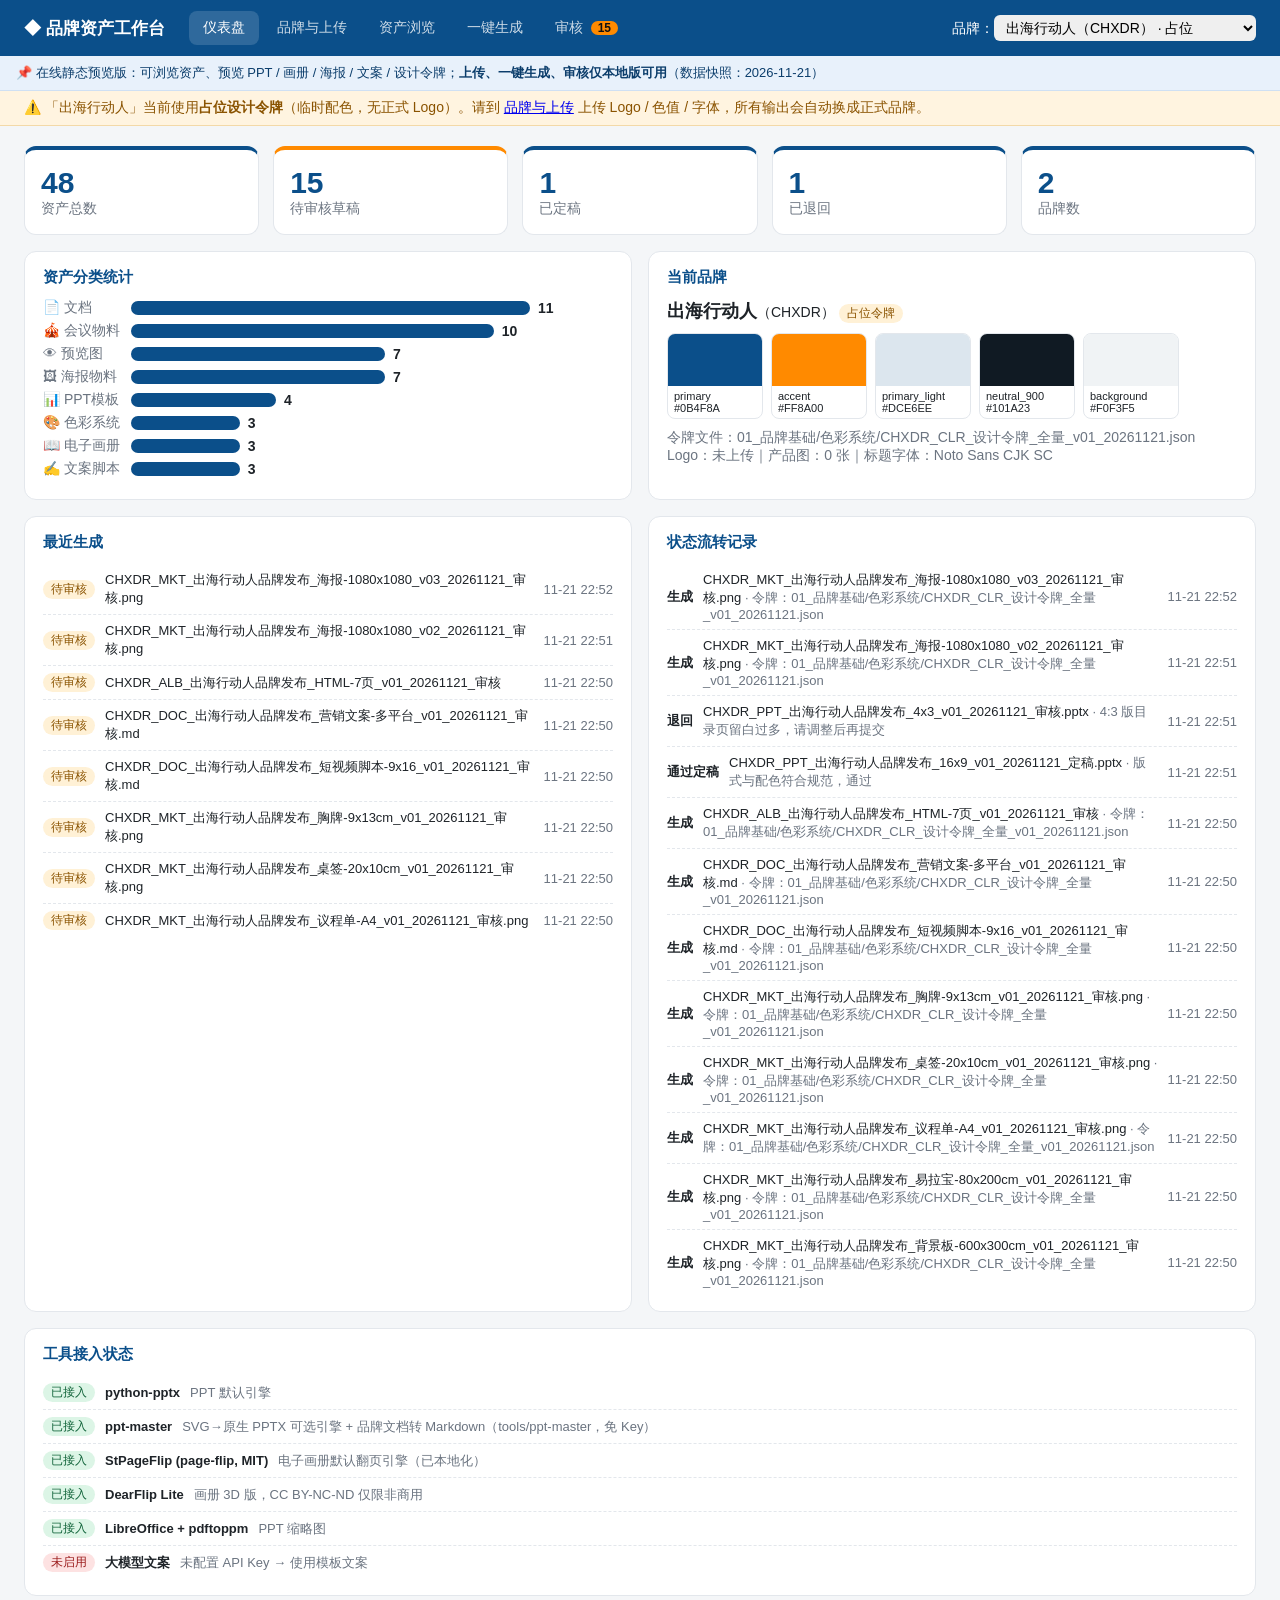
<file: index.html>
<!DOCTYPE html><html lang="zh-CN"><head><meta charset="utf-8"><meta name="viewport" content="width=device-width,initial-scale=1,viewport-fit=cover">
<title>品牌资产工作台</title><link rel="stylesheet" href="style.css"><link rel="stylesheet" id="brandcss" href="data/tokens_CHXDR.css"></head>
<body>
<header>
  <div class="logo">◆ 品牌资产工作台</div>
  <nav>
    <a href="#dashboard" data-tab="dashboard">仪表盘</a>
    <a href="#brand" data-tab="brand">品牌与上传</a>
    <a href="#assets" data-tab="assets">资产浏览</a>
    <a href="#generate" data-tab="generate">一键生成</a>
    <a href="#review" data-tab="review">审核 <b id="pendingBadge" class="badge"></b></a>
  </nav>
  <div class="brandsel">品牌：<select id="brandSel"></select></div>
</header>
<div class="staticbar">📌 在线静态预览版：可浏览资产、预览 PPT / 画册 / 海报 / 文案 / 设计令牌；<b>上传、一键生成、审核仅本地版可用</b>（数据快照：2026-11-21）</div>
<div id="placeholderBar" class="warnbar hidden"></div>
<main>
<section id="tab-dashboard" class="tab">
  <div class="cards" id="kpis"></div>
  <div class="grid2">
    <div class="panel"><h3>资产分类统计</h3><div id="catBars"></div></div>
    <div class="panel"><h3>当前品牌</h3><div id="brandCard"></div></div>
  </div>
  <div class="grid2">
    <div class="panel"><h3>最近生成</h3><div id="recentList"></div></div>
    <div class="panel"><h3>状态流转记录</h3><div id="historyList"></div></div>
  </div>
  <div class="panel"><h3>工具接入状态</h3><div id="toolsList"></div></div>
</section>

<section id="tab-brand" class="tab">
  <div class="grid2">
    <div class="panel">
      <h3>① 上传品牌素材（一次上传，所有输出自动引用）</h3>
      <div class="upl">
        <label>类型 <select id="upKind">
          <option value="logo">Logo（png/jpg/svg，自动取色）</option>
          <option value="color">色彩定义（json/txt/css/md，自动识别色值）</option>
          <option value="font">字体（ttf/otf）</option>
          <option value="photo">产品图 / 图片（png/jpg）</option>
          <option value="doc">品牌文档 / VI / DESIGN.md（pdf/docx/md）</option>
          <option value="ppt">PPT 模板（pptx/potx）</option>
        </select></label>
        <label>描述（可选，用于命名） <input id="upDesc" placeholder="如：主标志横版 / 标题字体 / 正文字体"></label>
        <label class="chk"><input type="checkbox" id="upApply" checked> 自动写入设计令牌</label>
        <div id="drop" class="drop">把文件拖到这里，或 <u>点击选择</u>（可多选）<input type="file" id="upFile" multiple hidden></div>
        <div id="upResult"></div>
      </div>
      <p class="hint">存放位置：Logo→01_品牌基础/Logo/源文件，色彩→01_品牌基础/色彩系统，字体→01_品牌基础/字体，产品图→04_素材库/图片/产品，文档→01_品牌基础/视觉规范，PPT 模板→02_PPT模板与演示文稿/模板。文件名按《命名规范》自动生成。可参考 <a href="https://github.com/VoltAgent/awesome-design-md" target="_blank">awesome-design-md</a> 的 DESIGN.md 作为品牌文档上传。</p>
    </div>
    <div class="panel">
      <h3>② 设计令牌（唯一数据源）</h3>
      <div id="tokFile" class="muted"></div>
      <div id="swatches" class="swatches"></div>
      <h4>快速换色（主色 + 强调色 → 自动推导全套）</h4>
      <div class="row"><label>主色 <input type="color" id="cPrimary"></label><label>强调色 <input type="color" id="cAccent"></label><button id="btnRegen">应用并推导</button></div>
      <h4>逐项编辑</h4><div id="colorEdit" class="coloredit"></div>
      <h4>字体 / 间距 / 品牌信息</h4>
      <div class="form2">
        <label>标题字体 <input id="fTitle"></label><label>正文字体 <input id="fBody"></label>
        <label>基准间距 px <input id="sBase" type="number"></label><label>圆角 px <input id="sRadius" type="number"></label>
        <label>页边距比例 <input id="sMargin" type="number" step="0.01"></label><label>行高 <input id="sLh" type="number" step="0.1"></label>
        <label>品牌名 <input id="iName"></label><label>英文名 <input id="iEn"></label>
        <label>口号 <input id="iSlogan"></label><label>网址 <input id="iUrl"></label>
        <label>联系方式 <input id="iContact"></label><label>关键词（逗号分隔） <input id="iKw"></label>
      </div>
      <div class="row"><button id="btnSaveTok">保存令牌</button><label class="chk"><input type="checkbox" id="confirmReal"> 已是正式品牌色（去掉“占位”标记）</label></div>
      <details><summary>CSS 变量导出（style-dictionary 风格）</summary><pre id="cssOut"></pre><a href="data/tokens_CHXDR.css" id="cssLink" target="_blank">打开 tokens.css</a></details>
    </div>
  </div>
  <div class="panel"><h3>品牌列表</h3><div id="brandList"></div>
    <div class="row"><input id="nbCode" placeholder="代码，如 HXKJ" size="8"><input id="nbName" placeholder="品牌名称"><button id="btnAddBrand">新增品牌</button></div></div>
</section>

<section id="tab-assets" class="tab">
  <div class="row"><div id="catFilter" class="chips"></div><input id="q" placeholder="搜索文件名…"><label class="chk"><input type="checkbox" id="onlyBrand"> 只看当前品牌</label></div>
  <div id="assetGrid" class="agrid"></div>
</section>

<section id="tab-generate" class="tab">
  <div class="grid2">
    <div class="panel">
      <h3>一键生成（读取当前品牌设计令牌）</h3>
      <div class="form1">
        <label>主题 * <input id="gTopic" placeholder="如：出海行动人 品牌发布"></label>
        <label>副标题 <input id="gSub" placeholder="留空则使用品牌口号"></label>
        <label>要点（每行一条，可写「标题：要点1；要点2」，留空自动套模板） <textarea id="gBullets" rows="5"></textarea></label>
        <div><b>输出类型</b><div id="gOutputs" class="chips"></div></div>
        <div class="row"><label>PPT 模板 <select id="gTpl"></select></label><label>PPT 引擎 <select id="gEngine"></select></label></div>
        <div class="row"><label class="chk"><input type="checkbox" class="gRatio" value="16x9" checked>16:9</label><label class="chk"><input type="checkbox" class="gRatio" value="4x3" checked>4:3</label></div>
        <div><b>海报尺寸</b><div id="gSizes" class="chips"></div></div>
        <div><b>会议物料</b><div id="gConf" class="chips"></div></div>
        <label class="chk"><input type="checkbox" id="gDearflip" checked> 画册附带 DearFlip 3D 版（仅限非商用预览）</label>
        <button id="btnGen" class="primary big">⚡ 一键生成</button>
        <div id="genStatus" class="muted"></div>
      </div>
    </div>
    <div class="panel"><h3>本次生成结果（已进入 06_审核与归档/待内审）</h3><div id="genResult" class="muted">尚未生成</div></div>
  </div>
</section>

<section id="tab-review" class="tab">
  <div class="row"><div id="revFilter" class="chips"></div></div>
  <div id="revList"></div>
</section>
</main>
<div id="modal" class="modal hidden"><div class="mbox"><button class="close" onclick="closeModal()">×</button><div id="mbody"></div></div></div>
<script src="app.js"></script>
</body></html>
</file>
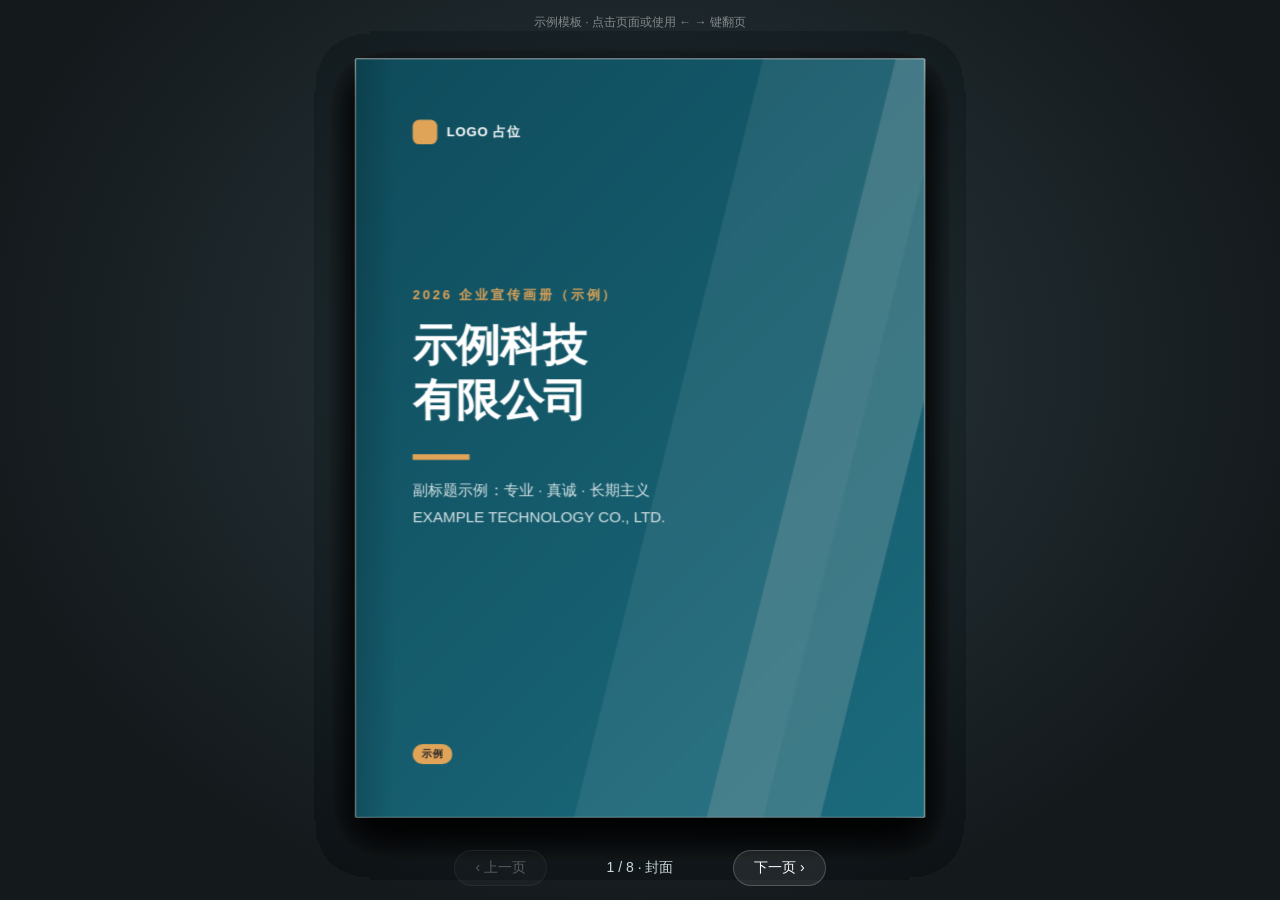
<file: files/03_电子画册/企业电子画册模板_v01/index.html>
<!DOCTYPE html>
<html lang="zh-CN">
<head>
<meta charset="UTF-8">
<meta name="viewport" content="width=device-width, initial-scale=1, maximum-scale=1">
<title>示例科技有限公司 · 企业电子画册（模板 v01）</title>
<!--
  企业电子画册模板 v01 —— 单文件、零依赖、可离线打开
  ▸ 修改品牌：只改下方 :root 中的 CSS 变量（与 01_品牌基础/色彩系统.json 对应）
  ▸ 修改内容：搜索「示例」逐项替换；图片占位 <div class="ph" ...> 可替换为 <img src="images/xxx.jpg">
  ▸ 翻页：点击右/左页、方向键、滑动、底部按钮；网址加 #3 可直接打开第 3 个跨页
  ▸ 导出 PDF：浏览器「打印 → 另存为 PDF」，已内置打印样式（每个跨页一页）
-->
<style>
:root{
  --pri:#0F4C5C; --pri2:#1B6B7D; --teal:#5E8C96; --light:#D9E6E8;
  --acc:#E0A458; --ink:#1E2328; --mid:#5B6670; --line:#D5D9DD; --bg:#F6F3EE; --white:#FFFFFF;
  --font:"Noto Sans CJK SC","Source Han Sans SC","思源黑体","PingFang SC","Microsoft YaHei",sans-serif;
  --pw:600px; --ph:800px;
}
*{box-sizing:border-box;margin:0;padding:0}
html,body{height:100%}
body{font-family:var(--font);color:var(--ink);background:radial-gradient(ellipse at 50% 40%,#2a3a40 0%,#14191c 75%);overflow:hidden;-webkit-font-smoothing:antialiased}
/* ---------- 舞台与书本 ---------- */
#stage{position:fixed;inset:40px 0 64px 0;display:flex;align-items:center;justify-content:center;perspective:2600px}
#scaler{width:calc(var(--pw)*2);height:var(--ph);transform-origin:center center;flex:none}
#book{position:relative;width:100%;height:100%;transform-style:preserve-3d;transition:transform .8s cubic-bezier(.4,.1,.2,1)}
#book.closed-front{transform:translateX(-25%)}
#book.closed-back{transform:translateX(25%)}
.leaf{position:absolute;left:50%;top:0;width:50%;height:100%;transform-origin:left center;transform-style:preserve-3d;transition:transform 1s cubic-bezier(.45,.05,.2,1)}
.leaf.flipped{transform:rotateY(-180deg)}
.face{position:absolute;inset:0;backface-visibility:hidden;-webkit-backface-visibility:hidden;overflow:hidden;background:var(--bg)}
.face.back{transform:rotateY(180deg)}
.face::after{content:"";position:absolute;inset:0;pointer-events:none}
.face.front::after{background:linear-gradient(90deg,rgba(0,0,0,.16) 0,rgba(0,0,0,0) 7%)}
.face.back::after{background:linear-gradient(270deg,rgba(0,0,0,.16) 0,rgba(0,0,0,0) 7%)}
.face{box-shadow:0 18px 40px rgba(0,0,0,.35)}
/* ---------- 页面通用 ---------- */
.page{position:absolute;inset:0;padding:64px 60px 56px}
.kicker{font-size:13px;letter-spacing:.2em;color:var(--teal);font-weight:700}
h2{font-size:34px;line-height:1.3;color:var(--pri);margin-top:8px;font-weight:700}
h3{font-size:19px;color:var(--pri);font-weight:700}
p{font-size:15px;line-height:1.8;color:var(--ink)}
.muted{color:var(--mid);font-size:13px;line-height:1.7}
.bar{width:44px;height:5px;background:var(--acc);margin:18px 0 22px}
.folio{position:absolute;bottom:24px;font-size:11px;color:var(--mid);letter-spacing:.08em}
.folio.l{left:60px}.folio.r{right:60px}
.tag{position:absolute;display:inline-block;background:var(--acc);color:var(--ink);font-size:11px;font-weight:700;padding:3px 10px;border-radius:20px;z-index:3}
.ph{position:relative;overflow:hidden;background:var(--teal)}
.ph svg{position:absolute;inset:0;width:100%;height:100%;display:block}
.logo{display:flex;align-items:center;gap:10px;font-weight:700;font-size:14px;letter-spacing:.05em}
.logo i{width:26px;height:26px;border-radius:7px;background:var(--acc);display:block}
.dark{background:var(--pri);color:var(--white)}
.dark h2,.dark h3{color:var(--white)} .dark p{color:var(--light)}
/* 封面 / 封底 */
.cover{background:linear-gradient(135deg,var(--pri) 0%,var(--pri2) 100%);color:#fff}
.slash{position:absolute;top:0;bottom:0;transform:skewX(-14deg)}
.cover h1{font-size:46px;line-height:1.25;font-weight:700;margin-top:210px}
.cover .sub{font-size:16px;color:var(--light);margin-top:18px;line-height:1.8}
/* 统计 */
.stats{display:flex;gap:26px;margin-top:30px;border-top:1px solid var(--line);padding-top:22px}
.stats b{display:block;font-size:34px;color:var(--pri);line-height:1.1}
.stats b.hi{color:var(--acc)}
.stats span{font-size:12px;color:var(--mid)}
/* 时间线 */
.tl{position:relative;margin-top:26px;padding-left:34px}
.tl::before{content:"";position:absolute;left:8px;top:6px;bottom:6px;width:2px;background:var(--pri)}
.tl li{list-style:none;position:relative;margin-bottom:30px}
.tl li::before{content:"";position:absolute;left:-33px;top:6px;width:14px;height:14px;border-radius:50%;background:#fff;border:4px solid var(--pri)}
.tl li.hi::before{border-color:var(--acc)}
.tl .yr{font-size:26px;font-weight:700;color:var(--pri);line-height:1.1}
.tl li.hi .yr{color:var(--acc)}
.tl h3{margin:4px 0 2px;font-size:17px;color:var(--ink)}
/* 产品 */
.grid2{display:grid;grid-template-columns:1fr 1fr;gap:20px;margin-top:24px}
.card .ph{height:170px;border-radius:4px}
.card h3{font-size:16px;margin-top:12px}
/* 荣誉 */
.cert{background:#fff;border:1px solid var(--line);padding:10px;border-radius:4px;text-align:center}
.cert .ph{height:118px;background:#efe7d8}
.cert div.t{font-size:13px;font-weight:700;margin-top:8px;color:var(--pri)}
.cert div.m{font-size:11px;color:var(--mid)}
.grid3{display:grid;grid-template-columns:1fr 1fr;gap:16px;margin-top:6px}
ul.list{margin-top:22px}
ul.list li{list-style:none;padding:14px 0;border-bottom:1px solid var(--line);display:flex;gap:14px;font-size:15px}
ul.list li em{font-style:normal;color:var(--acc);font-weight:700;min-width:52px}
/* 团队 */
.members{display:grid;grid-template-columns:1fr 1fr;gap:24px 20px;margin-top:24px}
.member{text-align:center}
.member .ph{width:120px;height:120px;border-radius:50%;margin:0 auto}
.member h3{font-size:16px;margin-top:10px;color:var(--ink)}
.member span{font-size:12px;color:var(--teal);font-weight:700}
blockquote{margin-top:26px;padding:16px 20px;background:var(--light);border-left:4px solid var(--pri);font-size:14px;line-height:1.8;color:var(--pri)}
/* 联系 */
.contact li{list-style:none;padding:12px 0;border-bottom:1px solid var(--line);font-size:15px;display:flex;gap:16px}
.contact li b{color:var(--pri);min-width:48px}
.qr{width:150px;height:150px;background:#fff;padding:8px;border:1px solid var(--line)}
/* ---------- 控制栏 ---------- */
#bar{position:fixed;left:0;right:0;bottom:0;height:64px;display:flex;align-items:center;justify-content:center;gap:18px;color:#cfd8dc;font-size:14px}
#bar button{font-family:var(--font);background:rgba(255,255,255,.08);color:#fff;border:1px solid rgba(255,255,255,.2);border-radius:22px;padding:8px 20px;font-size:14px;cursor:pointer}
#bar button:hover{background:rgba(255,255,255,.18)}
#bar button:disabled{opacity:.3;cursor:default}
#ind{min-width:150px;text-align:center}
#hint{position:fixed;top:14px;left:0;right:0;text-align:center;color:rgba(255,255,255,.45);font-size:12px}
#printArea{display:none}
/* ---------- 打印 / 导出 PDF：每个跨页一页 ---------- */
@page{size:317.5mm 211.67mm;margin:0}
@media print{
  html,body{background:#fff;overflow:visible;height:auto}
  #stage,#bar,#hint{display:none!important}
  #printArea{display:block}
  .spread{width:1200px;height:800px;position:relative;display:flex;page-break-after:always;break-after:page;overflow:hidden;background:#2a3a40}
  .spread:last-child{page-break-after:auto;break-after:auto}
  .spread .half{position:relative;width:600px;height:800px;overflow:hidden}
  .spread .half .face{position:absolute;inset:0;transform:none!important;backface-visibility:visible}
  .spread .half .face::after{display:none}
  *{-webkit-print-color-adjust:exact;print-color-adjust:exact}
}
</style>
</head>
<body>
<div id="hint">示例模板 · 点击页面或使用 ← → 键翻页</div>
<div id="stage"><div id="scaler"><div id="book">

<!-- ===== 叶 1：正面 = 封面 ｜ 背面 = 企业介绍（左） ===== -->
<div class="leaf">
  <div class="face front cover" data-name="封面">
    <div class="slash" style="left:330px;width:200px;background:rgba(255,255,255,.07)"></div>
    <div class="slash" style="left:470px;width:120px;background:rgba(94,140,150,.55)"></div>
    <div class="page">
      <div class="logo"><i></i>LOGO 占位</div>
      <div style="margin-top:150px;color:var(--acc);font-weight:700;letter-spacing:.2em;font-size:14px">2026 企业宣传画册（示例）</div>
      <h1 style="margin-top:16px">示例科技<br>有限公司</h1>
      <div style="width:60px;height:6px;background:var(--acc);margin-top:28px"></div>
      <div class="sub">副标题示例：专业 · 真诚 · 长期主义<br>EXAMPLE TECHNOLOGY CO., LTD.</div>
      <span class="tag" style="left:60px;bottom:56px">示例</span>
    </div>
  </div>
  <div class="face back" data-name="企业介绍-左">
    <div class="ph" data-ph="企业形象主图 · 示例|建议 1200×1600 竖图" style="position:absolute;inset:0"></div>
    <span class="tag" style="left:40px;top:40px">示例</span>
    <div style="position:absolute;left:0;right:0;bottom:0;padding:40px 60px;background:linear-gradient(0deg,rgba(15,76,92,.92),rgba(15,76,92,0));color:#fff">
      <div style="font-size:13px;letter-spacing:.2em;color:var(--acc);font-weight:700">ABOUT US</div>
      <div style="font-size:24px;font-weight:700;margin-top:6px">示例：用设计让品牌被看见、被记住</div>
    </div>
  </div>
</div>

<!-- ===== 叶 2：企业介绍（右） ｜ 发展历程（左） ===== -->
<div class="leaf">
  <div class="face front" data-name="企业介绍-右"><div class="page">
    <div class="kicker">01 ｜ 企业介绍</div>
    <h2>十年专注，<br>做企业值得信赖的品牌伙伴</h2>
    <div class="bar"></div>
    <p>示例：示例科技有限公司成立于 2016 年，总部位于上海，专注于企业品牌策略、视觉设计与数字化传播。我们相信，好的品牌形象是企业最长期的资产。</p>
    <p style="margin-top:14px">示例：公司现有核心成员 12 人，服务覆盖科技、制造、消费、文旅等行业，为 200 余家企业提供了从视觉规范到演示文稿、电子画册的一站式服务。</p>
    <div class="stats">
      <div><b>200+</b><span>服务企业（示例）</span></div>
      <div><b class="hi">86%</b><span>客户复购率（示例）</span></div>
      <div><b>12</b><span>覆盖城市（示例）</span></div>
    </div>
    <div class="folio r">示例科技 · 企业画册 ｜ 03</div>
  </div></div>
  <div class="face back" data-name="发展历程-左"><div class="page">
    <div class="kicker">02 ｜ 发展历程</div>
    <h2>一步一个脚印</h2>
    <div class="bar"></div>
    <ul class="tl">
      <li><div class="yr">2016</div><h3>公司成立</h3><div class="muted">示例：在上海创立品牌设计工作室，首批服务 10 家初创企业。</div></li>
      <li><div class="yr">2018</div><h3>服务升级</h3><div class="muted">示例：推出企业 PPT 定制服务，年交付文稿超 200 套。</div></li>
      <li><div class="yr">2020</div><h3>数字化转型</h3><div class="muted">示例：上线电子画册产品线，支持手机扫码阅读与分享。</div></li>
    </ul>
    <div class="ph" data-ph="老照片 · 示例|建议 3:1 横幅" data-tone="gray" style="height:170px;margin-top:6px;border-radius:4px"></div>
    <div class="folio l">04 ｜ 示例科技 · 企业画册</div>
  </div></div>
</div>

<!-- ===== 叶 3：发展历程（右） ｜ 产品展示（左） ===== -->
<div class="leaf">
  <div class="face front" data-name="发展历程-右"><div class="page">
    <ul class="tl" style="margin-top:44px">
      <li><div class="yr">2023</div><h3>规模突破</h3><div class="muted">示例：累计服务客户突破 150 家，设立杭州分部。</div></li>
      <li class="hi"><div class="yr">2026</div><h3>新的起点</h3><div class="muted">示例：发布品牌资产管理服务，陪伴企业长期成长。</div></li>
    </ul>
    <div class="ph" data-ph="历程照片 · 示例|建议 4:3" style="height:300px;margin-top:20px;border-radius:4px"></div>
    <span class="tag" style="right:72px;top:420px">示例</span>
    <div class="folio r">示例科技 · 企业画册 ｜ 05</div>
  </div></div>
  <div class="face back" data-name="产品展示-左"><div class="page">
    <div class="kicker">03 ｜ 产品展示</div>
    <h2>核心产品</h2>
    <div class="bar"></div>
    <div class="ph" data-ph="主打产品大图 · 示例|建议 3:2 白底或场景图" data-tone="warm" style="height:330px;border-radius:4px"></div>
    <span class="tag" style="left:72px;top:250px">示例</span>
    <h3 style="margin-top:22px">示例产品名称 Pro</h3>
    <p class="muted" style="margin-top:6px">示例：一句话描述产品的核心价值与适用场景，突出与竞品的差异。建议不超过两行。</p>
    <div class="folio l">06 ｜ 示例科技 · 企业画册</div>
  </div></div>
</div>

<!-- ===== 叶 4：产品展示（右） ｜ 荣誉资质（左） ===== -->
<div class="leaf">
  <div class="face front" data-name="产品展示-右"><div class="page">
    <div class="kicker">PRODUCTS</div>
    <h2>产品与服务矩阵</h2>
    <div class="grid2">
      <div class="card"><div class="ph" data-ph="产品图 · 示例"></div><h3>品牌 PPT 定制</h3><div class="muted">示例：母版设计、路演与汇报文稿</div></div>
      <div class="card"><div class="ph" data-ph="产品图 · 示例" data-tone="warm"></div><h3>企业电子画册</h3><div class="muted">示例：H5 翻页画册与印刷 PDF</div></div>
      <div class="card"><div class="ph" data-ph="产品图 · 示例" data-tone="gray"></div><h3>品牌资产管理</h3><div class="muted">示例：VI 规范、色彩与字体系统</div></div>
      <div class="card"><div class="ph" data-ph="产品图 · 示例"></div><h3>素材库搭建</h3><div class="muted">示例：图片、图标、视频统一管理</div></div>
    </div>
    <div class="folio r">示例科技 · 企业画册 ｜ 07</div>
  </div></div>
  <div class="face back" data-name="荣誉资质-左"><div class="page">
    <div class="kicker">04 ｜ 荣誉资质</div>
    <h2>专业，<br>经得起检验</h2>
    <div class="bar"></div>
    <p>示例：多年来，我们的工作获得了客户与行业的认可。以下荣誉与资质均可提供原件核验。</p>
    <ul class="list">
      <li><em>2025</em>示例：年度优秀设计服务机构</li>
      <li><em>2024</em>示例：ISO 9001 质量管理体系认证</li>
      <li><em>2023</em>示例：高新技术企业认定</li>
      <li><em>2022</em>示例：某某设计奖 · 品牌类银奖</li>
    </ul>
    <div class="folio l">08 ｜ 示例科技 · 企业画册</div>
  </div></div>
</div>

<!-- ===== 叶 5：荣誉资质（右） ｜ 团队风采（左） ===== -->
<div class="leaf">
  <div class="face front" data-name="荣誉资质-右"><div class="page">
    <div class="kicker" style="margin-bottom:18px">CERTIFICATES</div>
    <div class="grid3">
      <div class="cert"><div class="ph" data-cert="1"></div><div class="t">证书名称（示例）</div><div class="m">颁发机构 · 2025</div></div>
      <div class="cert"><div class="ph" data-cert="2"></div><div class="t">证书名称（示例）</div><div class="m">颁发机构 · 2024</div></div>
      <div class="cert"><div class="ph" data-cert="3"></div><div class="t">证书名称（示例）</div><div class="m">颁发机构 · 2023</div></div>
      <div class="cert"><div class="ph" data-cert="4"></div><div class="t">证书名称（示例）</div><div class="m">颁发机构 · 2023</div></div>
      <div class="cert"><div class="ph" data-cert="5"></div><div class="t">证书名称（示例）</div><div class="m">颁发机构 · 2022</div></div>
      <div class="cert"><div class="ph" data-cert="6"></div><div class="t">证书名称（示例）</div><div class="m">颁发机构 · 2022</div></div>
    </div>
    <div class="folio r">示例科技 · 企业画册 ｜ 09</div>
  </div></div>
  <div class="face back" data-name="团队风采-左">
    <div class="ph" data-ph="团队合影 · 示例|建议 3:4 竖图，需肖像授权" data-tone="warm" style="position:absolute;inset:0"></div>
    <span class="tag" style="left:40px;top:40px">示例</span>
    <div style="position:absolute;left:0;right:0;bottom:0;padding:40px 60px;background:linear-gradient(0deg,rgba(30,35,40,.9),rgba(30,35,40,0));color:#fff">
      <div style="font-size:13px;letter-spacing:.2em;color:var(--acc);font-weight:700">05 ｜ 团队风采</div>
      <div style="font-size:26px;font-weight:700;margin-top:6px">一群认真做品牌的人</div>
    </div>
  </div>
</div>

<!-- ===== 叶 6：团队风采（右） ｜ 联系我们（左） ===== -->
<div class="leaf">
  <div class="face front" data-name="团队风采-右"><div class="page">
    <div class="kicker">OUR TEAM</div>
    <h2>核心团队</h2>
    <div class="members">
      <div class="member"><div class="ph" data-ph="头像"></div><h3>示例姓名</h3><span>创始人 / 品牌总监</span></div>
      <div class="member"><div class="ph" data-ph="头像"></div><h3>示例姓名</h3><span>设计负责人</span></div>
      <div class="member"><div class="ph" data-ph="头像"></div><h3>示例姓名</h3><span>演示文稿专家</span></div>
      <div class="member"><div class="ph" data-ph="头像"></div><h3>示例姓名</h3><span>客户经理</span></div>
    </div>
    <blockquote>“示例：把每一个客户的品牌，当作自己的品牌来做。” —— 示例姓名</blockquote>
    <div class="folio r">示例科技 · 企业画册 ｜ 11</div>
  </div></div>
  <div class="face back" data-name="联系我们-左"><div class="page">
    <div class="kicker">06 ｜ 联系我们</div>
    <h2>期待与您合作</h2>
    <div class="bar"></div>
    <ul class="contact">
      <li><b>电话</b>示例 138-0000-0000</li>
      <li><b>邮箱</b>hello@example.com（示例）</li>
      <li><b>网址</b>www.example.com（示例）</li>
      <li><b>地址</b>示例市示例区示例路 88 号 8 楼</li>
    </ul>
    <div style="display:flex;gap:22px;align-items:center;margin-top:34px">
      <div class="qr" id="qr"></div>
      <div class="muted">扫码关注公众号（示例）<br>二维码为占位图，请替换为<br>真实二维码（建议 ≥ 600px）</div>
    </div>
    <div class="folio l">12 ｜ 示例科技 · 企业画册</div>
  </div></div>
</div>

<!-- ===== 叶 7：联系我们（右） ｜ 封底 ===== -->
<div class="leaf">
  <div class="face front" data-name="联系我们-右"><div class="page">
    <div class="kicker">LOCATION</div>
    <h2>公司地址</h2>
    <div class="ph" data-map="1" style="height:360px;margin-top:24px;border-radius:4px;background:#e9e4da"></div>
    <span class="tag" style="right:72px;top:180px">示例</span>
    <p class="muted" style="margin-top:18px">示例：地铁 2 号线示例站 3 号口步行 5 分钟；园区内提供访客车位。<br>地图为示意占位，请替换为截图或简化的品牌风格地图。</p>
    <div class="folio r">示例科技 · 企业画册 ｜ 13</div>
  </div></div>
  <div class="face back cover" data-name="封底">
    <div class="slash" style="left:40px;width:120px;background:rgba(94,140,150,.45)"></div>
    <div class="slash" style="left:120px;width:200px;background:rgba(255,255,255,.06)"></div>
    <div class="page" style="display:flex;flex-direction:column;align-items:center;justify-content:center;text-align:center">
      <div class="logo" style="font-size:18px"><i style="width:36px;height:36px"></i>LOGO 占位</div>
      <div style="font-size:24px;font-weight:700;margin-top:34px">用设计，让品牌被看见</div>
      <div style="width:44px;height:5px;background:var(--acc);margin:22px auto"></div>
      <div class="sub" style="margin-top:0">www.example.com ｜ 示例 138-0000-0000</div>
      <div style="position:absolute;bottom:40px;font-size:11px;color:rgba(255,255,255,.5)">© 2026 示例科技有限公司 · 本画册内容均为示例</div>
    </div>
  </div>
</div>

</div></div></div>

<div id="bar">
  <button id="prev">‹ 上一页</button>
  <div id="ind"></div>
  <button id="next">下一页 ›</button>
</div>
<div id="printArea"></div>

<script>
/* ---------- 占位图生成（SVG，无需外部图片） ---------- */
const T={pri:["#0F4C5C","#5E8C96"],warm:["#8A6A3E","#E0A458"],gray:["#1E2328","#5B6670"]};
let uid=0;
function phSVG(w,h,label,sub,tone){
  const [c1,c2]=T[tone]||T.pri, id="g"+(uid++), s=Math.min(w,h)/7, cx=w/2, cy=h/2-(label?h*.06:0);
  const fs=Math.max(12,Math.min(36,Math.min(w,h)/14));
  return `<svg viewBox="0 0 ${w} ${h}" preserveAspectRatio="xMidYMid slice" xmlns="http://www.w3.org/2000/svg">
  <defs><linearGradient id="${id}" x1="0" y1="0" x2="1" y2="1"><stop offset="0" stop-color="${c1}"/><stop offset="1" stop-color="${c2}"/></linearGradient>
  <pattern id="${id}p" width="40" height="40" patternUnits="userSpaceOnUse" patternTransform="rotate(45)"><line x1="0" y1="0" x2="0" y2="40" stroke="rgba(255,255,255,.08)" stroke-width="2"/></pattern></defs>
  <rect width="${w}" height="${h}" fill="url(#${id})"/><rect width="${w}" height="${h}" fill="url(#${id}p)"/>
  <circle cx="${cx+s*.6}" cy="${cy-s*.7}" r="${s*.3}" fill="#E0A458" opacity=".9"/>
  <polygon points="${cx-s*1.2},${cy+s*.6} ${cx-s*.3},${cy-s*.5} ${cx+s*.4},${cy+s*.6}" fill="rgba(255,255,255,.6)"/>
  <polygon points="${cx-s*.1},${cy+s*.6} ${cx+s*.6},${cy-s*.1} ${cx+s*1.2},${cy+s*.6}" fill="rgba(255,255,255,.42)"/>
  ${label?`<text x="${cx}" y="${cy+s*.6+fs*1.5}" text-anchor="middle" font-size="${fs}" font-weight="700" fill="#fff" font-family="Noto Sans CJK SC,PingFang SC,Microsoft YaHei,sans-serif">${label}</text>`:""}
  ${sub?`<text x="${cx}" y="${cy+s*.6+fs*2.7}" text-anchor="middle" font-size="${fs*.55}" fill="rgba(255,255,255,.75)" font-family="Noto Sans CJK SC,PingFang SC,Microsoft YaHei,sans-serif">${sub}</text>`:""}
  </svg>`;
}
function certSVG(n){
  return `<svg viewBox="0 0 200 140" xmlns="http://www.w3.org/2000/svg"><rect width="200" height="140" fill="#F3ECDD"/>
  <rect x="8" y="8" width="184" height="124" fill="none" stroke="#E0A458" stroke-width="2"/><rect x="13" y="13" width="174" height="114" fill="none" stroke="#E0A458" stroke-width=".8"/>
  <text x="100" y="42" text-anchor="middle" font-size="14" font-weight="700" fill="#8A6A3E" font-family="Noto Sans CJK SC,sans-serif">荣 誉 证 书</text>
  <rect x="45" y="56" width="110" height="4" fill="#d8cbb0"/><rect x="55" y="68" width="90" height="4" fill="#d8cbb0"/><rect x="65" y="80" width="70" height="4" fill="#d8cbb0"/>
  <circle cx="150" cy="105" r="14" fill="none" stroke="#c0392b" stroke-width="2" opacity=".55"/><text x="150" y="109" text-anchor="middle" font-size="9" fill="#c0392b" opacity=".6" font-family="Noto Sans CJK SC,sans-serif">示例</text>
  <text x="40" y="112" font-size="9" fill="#8A6A3E" font-family="Noto Sans CJK SC,sans-serif">No.00${n}</text></svg>`;
}
function mapSVG(){
  let roads="";
  [[0,90,600,140],[0,260,600,230],[120,0,170,480],[380,0,330,480],[0,380,600,400]].forEach(r=>roads+=`<line x1="${r[0]}" y1="${r[1]}" x2="${r[2]}" y2="${r[3]}" stroke="#fff" stroke-width="14"/>`);
  return `<svg viewBox="0 0 600 480" preserveAspectRatio="xMidYMid slice" xmlns="http://www.w3.org/2000/svg"><rect width="600" height="480" fill="#E9E4DA"/>
  <rect x="190" y="20" width="160" height="90" fill="#D9E6E8"/><rect x="420" y="270" width="160" height="90" fill="#D9E6E8"/><ellipse cx="80" cy="330" rx="70" ry="40" fill="#cfe0d2"/>${roads}
  <g transform="translate(250,200)"><path d="M0,-46 C-24,-46 -34,-26 -34,-12 C-34,10 0,40 0,40 C0,40 34,10 34,-12 C34,-26 24,-46 0,-46Z" fill="#0F4C5C"/><circle cx="0" cy="-14" r="11" fill="#E0A458"/></g>
  <rect x="290" y="168" width="150" height="40" rx="6" fill="#fff"/><text x="365" y="194" text-anchor="middle" font-size="16" font-weight="700" fill="#0F4C5C" font-family="Noto Sans CJK SC,sans-serif">示例科技（示意）</text></svg>`;
}
function qrSVG(){
  const N=25; let r=""; let seed=7;
  const rnd=()=>{seed=(seed*9301+49297)%233280;return seed/233280};
  const finder=(x,y)=>`<rect x="${x}" y="${y}" width="7" height="7" fill="#1E2328"/><rect x="${x+1}" y="${y+1}" width="5" height="5" fill="#fff"/><rect x="${x+2}" y="${y+2}" width="3" height="3" fill="#1E2328"/>`;
  for(let y=0;y<N;y++)for(let x=0;x<N;x++){
    const inF=(x<8&&y<8)||(x>16&&y<8)||(x<8&&y>16); if(inF)continue;
    if(rnd()>.52) r+=`<rect x="${x}" y="${y}" width="1" height="1" fill="#1E2328"/>`;}
  return `<svg viewBox="0 0 ${N} ${N}" shape-rendering="crispEdges" xmlns="http://www.w3.org/2000/svg"><rect width="${N}" height="${N}" fill="#fff"/>${r}${finder(0,0)}${finder(18,0)}${finder(0,18)}
  <rect x="9" y="10.5" width="7" height="4" fill="#fff"/><text x="12.5" y="13.5" text-anchor="middle" font-size="2.6" font-weight="700" fill="#0F4C5C" font-family="Noto Sans CJK SC,sans-serif">占位</text></svg>`;
}
function fillPlaceholders(root){
  root.querySelectorAll("[data-ph]").forEach(el=>{
    const [label,sub]=el.dataset.ph.split("|"); const w=el.offsetWidth||600,h=el.offsetHeight||400;
    el.innerHTML=phSVG(w,h,label,sub,el.dataset.tone);
  });
  root.querySelectorAll("[data-cert]").forEach(el=>el.innerHTML=certSVG(el.dataset.cert));
  root.querySelectorAll("[data-map]").forEach(el=>el.innerHTML=mapSVG());
  const q=root.querySelector("#qr"); if(q) q.innerHTML=qrSVG();
}
fillPlaceholders(document);

/* ---------- 翻页逻辑 ---------- */
const book=document.getElementById("book"), leaves=[...document.querySelectorAll(".leaf")];
const NAMES=["封面","企业介绍","发展历程","产品展示","荣誉资质","团队风采","联系我们","封底"];
let cur=0; // 已翻过的叶数 0..leaves.length
function render(){
  leaves.forEach((lf,i)=>{
    lf.classList.toggle("flipped",i<cur);
    lf.style.zIndex = i<cur ? i+1 : leaves.length*2-i;
  });
  book.classList.toggle("closed-front",cur===0);
  book.classList.toggle("closed-back",cur===leaves.length);
  document.getElementById("ind").textContent=`${cur+1} / ${NAMES.length} · ${NAMES[cur]}`;
  document.getElementById("prev").disabled=cur===0;
  document.getElementById("next").disabled=cur===leaves.length;
  history.replaceState(null,"","#"+(cur+1));
}
function go(n){cur=Math.max(0,Math.min(leaves.length,n));render();}
document.getElementById("prev").onclick=()=>go(cur-1);
document.getElementById("next").onclick=()=>go(cur+1);
leaves.forEach((lf,i)=>{
  lf.querySelector(".front").addEventListener("click",()=>go(i+1));
  lf.querySelector(".back").addEventListener("click",()=>go(i));
});
document.addEventListener("keydown",e=>{if(e.key==="ArrowRight"||e.key==="PageDown")go(cur+1);if(e.key==="ArrowLeft"||e.key==="PageUp")go(cur-1);});
let sx=null;
document.addEventListener("touchstart",e=>sx=e.touches[0].clientX,{passive:true});
document.addEventListener("touchend",e=>{if(sx===null)return;const dx=e.changedTouches[0].clientX-sx;if(Math.abs(dx)>40)go(cur+(dx<0?1:-1));sx=null;});
function fit(){
  const st=document.getElementById("stage"); const sc=Math.min(st.clientWidth/1260, st.clientHeight/840);
  document.getElementById("scaler").style.transform=`scale(${sc})`;
}
window.addEventListener("resize",fit); fit();
const h=parseInt(location.hash.slice(1)); if(h>=1&&h<=NAMES.length) cur=h-1;
render();

/* ---------- 打印 / PDF：按跨页排版 ---------- */
(function buildPrint(){
  const pa=document.getElementById("printArea");
  const fronts=leaves.map(l=>l.querySelector(".front")), backs=leaves.map(l=>l.querySelector(".back"));
  const spreads=[[null,fronts[0]]];
  for(let i=0;i<leaves.length-1;i++) spreads.push([backs[i],fronts[i+1]]);
  spreads.push([backs[leaves.length-1],null]);
  spreads.forEach(([l,r])=>{
    const sp=document.createElement("div"); sp.className="spread";
    [l,r].forEach(f=>{const h=document.createElement("div"); h.className="half";
      if(f){const c=f.cloneNode(true); c.classList.remove("back"); c.innerHTML=c.innerHTML.replace(/(id="|url\(#)(g\d+)/g,"$1p$2").replace(/id="qr"/,""); h.appendChild(c);} sp.appendChild(h);});
    pa.appendChild(sp);
  });
})();
</script>
</body>
</html>
</file>
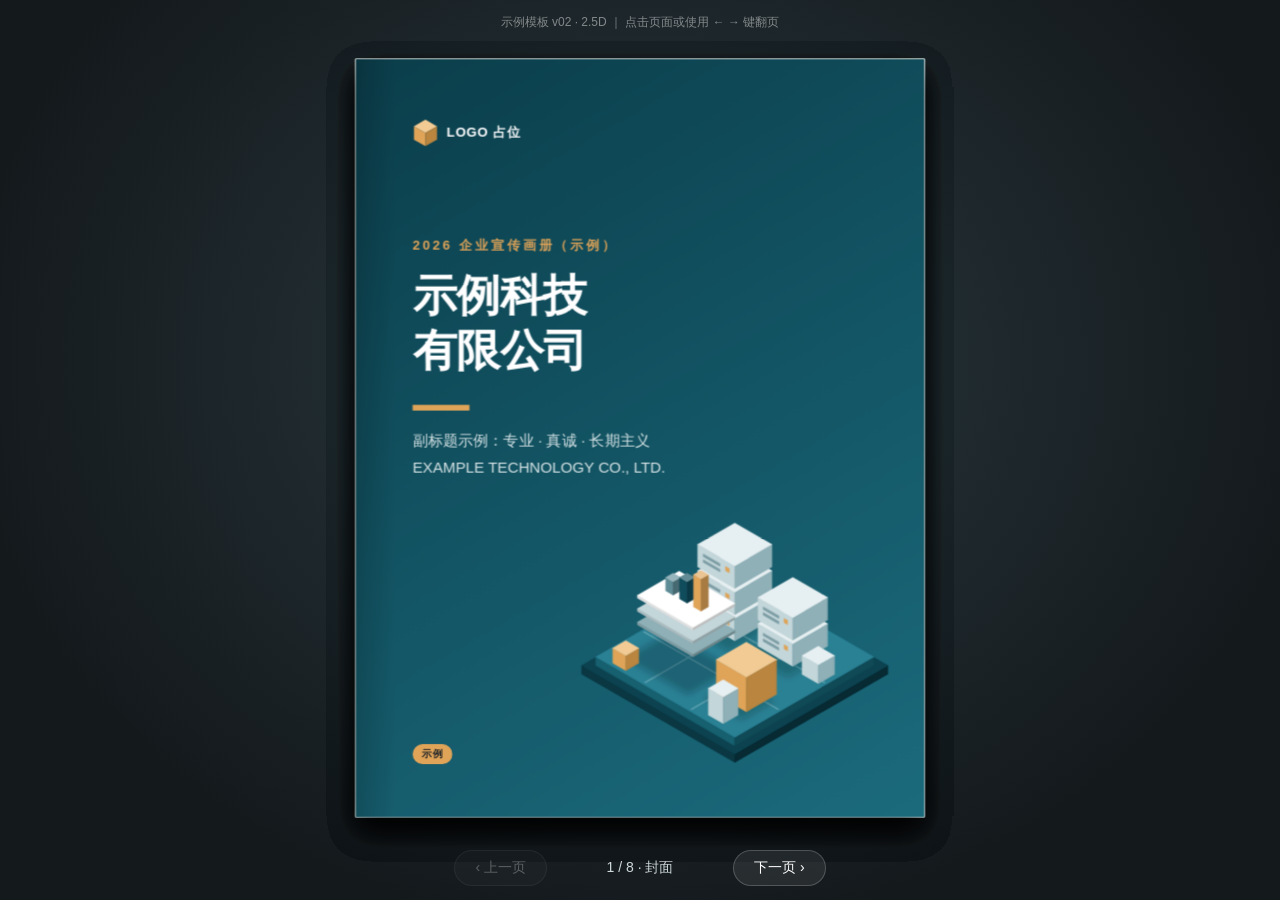
<file: files/03_电子画册/企业电子画册模板_v02_2.5D/index.html>
<!DOCTYPE html>
<html lang="zh-CN">
<head>
<meta charset="UTF-8">
<meta name="viewport" content="width=device-width, initial-scale=1, maximum-scale=1">
<title>示例科技有限公司 · 企业电子画册（模板 v02 · 2.5D）</title>
<!--
  企业电子画册模板 v02 · 2.5D —— 单文件、零依赖、可离线打开
  ▸ 2.5D 插画：带 data-iso="hero|bars|stack|cube" 的元素由脚本生成等轴测 SVG，可删除或改 data-iso 类型
  ▸ 修改品牌：只改下方 :root 中的 CSS 变量（与 01_品牌基础/色彩系统.json 对应）
  ▸ 修改内容：搜索「示例」逐项替换；图片占位 <div class="ph" ...> 可替换为 <img src="images/xxx.jpg">
  ▸ 翻页：点击右/左页、方向键、滑动、底部按钮；网址加 #3 可直接打开第 3 个跨页
  ▸ 导出 PDF：浏览器「打印 → 另存为 PDF」，已内置打印样式（每个跨页一页）
-->
<style>
:root{
  --pri:#0F4C5C; --pri2:#1B6B7D; --teal:#5E8C96; --light:#D9E6E8;
  --acc:#E0A458; --ink:#1E2328; --mid:#5B6670; --line:#D5D9DD; --bg:#F6F3EE; --white:#FFFFFF;
  --font:"Noto Sans CJK SC","Source Han Sans SC","思源黑体","PingFang SC","Microsoft YaHei",sans-serif;
  --pw:600px; --ph:800px;
}
*{box-sizing:border-box;margin:0;padding:0}
html,body{height:100%}
body{font-family:var(--font);color:var(--ink);background:radial-gradient(ellipse at 50% 40%,#2a3a40 0%,#14191c 75%);overflow:hidden;-webkit-font-smoothing:antialiased}
/* ---------- 舞台与书本 ---------- */
#stage{position:fixed;inset:40px 0 64px 0;display:flex;align-items:center;justify-content:center;perspective:2600px}
#scaler{width:calc(var(--pw)*2);height:var(--ph);transform-origin:center center;flex:none}
#book{position:relative;width:100%;height:100%;transform-style:preserve-3d;transition:transform .8s cubic-bezier(.4,.1,.2,1)}
#book.closed-front{transform:translateX(-25%)}
#book.closed-back{transform:translateX(25%)}
.leaf{position:absolute;left:50%;top:0;width:50%;height:100%;transform-origin:left center;transform-style:preserve-3d;transition:transform 1s cubic-bezier(.45,.05,.2,1)}
.leaf.flipped{transform:rotateY(-180deg)}
.face{position:absolute;inset:0;backface-visibility:hidden;-webkit-backface-visibility:hidden;overflow:hidden;background:var(--bg)}
.face.back{transform:rotateY(180deg)}
.face::after{content:"";position:absolute;inset:0;pointer-events:none}
.face.front::after{background:linear-gradient(90deg,rgba(0,0,0,.16) 0,rgba(0,0,0,0) 7%)}
.face.back::after{background:linear-gradient(270deg,rgba(0,0,0,.16) 0,rgba(0,0,0,0) 7%)}
.face{box-shadow:0 14px 30px rgba(0,0,0,.3)}
/* ---------- 页面通用 ---------- */
.page{position:absolute;inset:0;padding:64px 60px 56px}
.kicker{font-size:13px;letter-spacing:.2em;color:var(--teal);font-weight:700}
h2{font-size:34px;line-height:1.3;color:var(--pri);margin-top:8px;font-weight:700}
h3{font-size:19px;color:var(--pri);font-weight:700}
p{font-size:15px;line-height:1.8;color:var(--ink)}
.muted{color:var(--mid);font-size:13px;line-height:1.7}
.bar{width:44px;height:5px;background:var(--acc);margin:18px 0 22px}
.folio{position:absolute;bottom:24px;font-size:11px;color:var(--mid);letter-spacing:.08em}
.folio.l{left:60px}.folio.r{right:60px}
.tag{position:absolute;display:inline-block;background:var(--acc);color:var(--ink);font-size:11px;font-weight:700;padding:3px 10px;border-radius:20px;z-index:3}
.ph{position:relative;overflow:hidden;background:var(--teal)}
.ph svg{position:absolute;inset:0;width:100%;height:100%;display:block}
.logo{display:flex;align-items:center;gap:10px;font-weight:700;font-size:14px;letter-spacing:.05em}
.logo i{width:26px;height:28px;display:block;background:url("data:image/svg+xml,%3Csvg xmlns='http://www.w3.org/2000/svg' viewBox='0 0 28 32'%3E%3Cpolygon points='14,0 28,8 14,16 0,8' fill='%23F2CB94'/%3E%3Cpolygon points='0,8 14,16 14,32 0,24' fill='%23E0A458'/%3E%3Cpolygon points='14,16 28,8 28,24 14,32' fill='%23B9853F'/%3E%3C/svg%3E") no-repeat center/contain}
.dark{background:var(--pri);color:var(--white)}
.dark h2,.dark h3{color:var(--white)} .dark p{color:var(--light)}
/* 封面 / 封底 */
.cover{background:linear-gradient(135deg,var(--pri) 0%,var(--pri2) 100%);color:#fff}
.slash{position:absolute;top:0;bottom:0;transform:skewX(-14deg)}
.cover h1{font-size:46px;line-height:1.25;font-weight:700;margin-top:210px}
.cover .sub{font-size:16px;color:var(--light);margin-top:18px;line-height:1.8}
/* 统计 */
.stats{display:flex;gap:26px;margin-top:30px;border-top:1px solid var(--line);padding-top:22px}
.stats b{display:block;font-size:34px;color:var(--pri);line-height:1.1}
.stats b.hi{color:var(--acc)}
.stats span{font-size:12px;color:var(--mid)}
/* 时间线 */
.tl{position:relative;margin-top:26px;padding-left:34px}
.tl::before{content:"";position:absolute;left:8px;top:6px;bottom:6px;width:2px;background:var(--pri)}
.tl li{list-style:none;position:relative;margin-bottom:30px}
.tl li::before{content:"";position:absolute;left:-33px;top:6px;width:14px;height:14px;border-radius:50%;background:#fff;border:4px solid var(--pri)}
.tl li.hi::before{border-color:var(--acc)}
.tl .yr{font-size:26px;font-weight:700;color:var(--pri);line-height:1.1}
.tl li.hi .yr{color:var(--acc)}
.tl h3{margin:4px 0 2px;font-size:17px;color:var(--ink)}
/* 产品 */
.grid2{display:grid;grid-template-columns:1fr 1fr;gap:20px;margin-top:24px}
.card .ph{height:170px;border-radius:4px}
.card h3{font-size:16px;margin-top:12px}
/* 荣誉 */
.cert{background:#fff;border:1px solid var(--line);padding:10px;border-radius:4px;text-align:center}
.cert .ph{height:118px;background:#efe7d8}
.cert div.t{font-size:13px;font-weight:700;margin-top:8px;color:var(--pri)}
.cert div.m{font-size:11px;color:var(--mid)}
.grid3{display:grid;grid-template-columns:1fr 1fr;gap:16px;margin-top:6px}
ul.list{margin-top:22px}
ul.list li{list-style:none;padding:14px 0;border-bottom:1px solid var(--line);display:flex;gap:14px;font-size:15px}
ul.list li em{font-style:normal;color:var(--acc);font-weight:700;min-width:52px}
/* 团队 */
.members{display:grid;grid-template-columns:1fr 1fr;gap:24px 20px;margin-top:24px}
.member{text-align:center}
.member .ph{width:120px;height:120px;border-radius:50%;margin:0 auto}
.member h3{font-size:16px;margin-top:10px;color:var(--ink)}
.member span{font-size:12px;color:var(--teal);font-weight:700}
blockquote{margin-top:26px;padding:16px 20px;background:var(--light);border-left:4px solid var(--pri);font-size:14px;line-height:1.8;color:var(--pri)}
/* 联系 */
.contact li{list-style:none;padding:12px 0;border-bottom:1px solid var(--line);font-size:15px;display:flex;gap:16px}
.contact li b{color:var(--pri);min-width:48px}
.qr{width:150px;height:150px;background:#fff;padding:8px;border:1px solid var(--line)}
/* ---------- 控制栏 ---------- */
#bar{position:fixed;left:0;right:0;bottom:0;height:64px;display:flex;align-items:center;justify-content:center;gap:18px;color:#cfd8dc;font-size:14px}
#bar button{font-family:var(--font);background:rgba(255,255,255,.08);color:#fff;border:1px solid rgba(255,255,255,.2);border-radius:22px;padding:8px 20px;font-size:14px;cursor:pointer}
#bar button:hover{background:rgba(255,255,255,.18)}
#bar button:disabled{opacity:.3;cursor:default}
#ind{min-width:150px;text-align:center}
#hint{position:fixed;top:14px;left:0;right:0;text-align:center;color:rgba(255,255,255,.45);font-size:12px}
#printArea{display:none}
/* ================= v02 · 2.5D 视觉层 ================= */
.iso svg{width:100%;height:100%;display:block;overflow:visible}
.kicker{display:flex;align-items:center;gap:8px}
.kicker::before{content:"";width:16px;height:18px;flex:none;background:url("data:image/svg+xml,%3Csvg xmlns='http://www.w3.org/2000/svg' viewBox='0 0 28 32'%3E%3Cpolygon points='14,0 28,8 14,16 0,8' fill='%23E6EFF1'/%3E%3Cpolygon points='0,8 14,16 14,32 0,24' fill='%235E8C96'/%3E%3Cpolygon points='14,16 28,8 28,24 14,32' fill='%230F4C5C'/%3E%3C/svg%3E") no-repeat center/contain}
.layered{box-shadow:10px 10px 0 -1px #D9E6E8,20px 20px 0 -2px #B7C9CC,0 26px 40px rgba(15,76,92,.28)!important}
.raised{background:#fff;border-radius:10px;box-shadow:0 12px 28px rgba(15,76,92,.14),0 2px 6px rgba(15,76,92,.06)}
.stats{border-top:none;gap:14px}
.stats>div{flex:1;padding:14px 14px 12px;border-radius:10px;background:#fff;box-shadow:0 10px 24px rgba(15,76,92,.12)}
.stats>div.hi{background:linear-gradient(135deg,#0B3E4B,#1B6B7D)}
.stats>div.hi span{color:#D9E6E8}
.stats .iso{height:46px;margin-bottom:6px}
.stats b{font-size:30px}
.tl::before{left:11px;background:linear-gradient(#B7C9CC,#0F4C5C)}
.tl li::before{left:-34px;top:2px;width:22px;height:25px;border:none;border-radius:0;background:url("data:image/svg+xml,%3Csvg xmlns='http://www.w3.org/2000/svg' viewBox='0 0 28 32'%3E%3Cpolygon points='14,0 28,8 14,16 0,8' fill='%23E6EFF1'/%3E%3Cpolygon points='0,8 14,16 14,32 0,24' fill='%235E8C96'/%3E%3Cpolygon points='14,16 28,8 28,24 14,32' fill='%230F4C5C'/%3E%3C/svg%3E") no-repeat center/contain;filter:drop-shadow(0 4px 4px rgba(15,76,92,.3))}
.tl li.hi::before{background-image:url("data:image/svg+xml,%3Csvg xmlns='http://www.w3.org/2000/svg' viewBox='0 0 28 32'%3E%3Cpolygon points='14,0 28,8 14,16 0,8' fill='%23F2CB94'/%3E%3Cpolygon points='0,8 14,16 14,32 0,24' fill='%23E0A458'/%3E%3Cpolygon points='14,16 28,8 28,24 14,32' fill='%23B9853F'/%3E%3C/svg%3E")}
.card{background:#fff;border-radius:10px;padding:10px 10px 12px;box-shadow:0 12px 26px rgba(15,76,92,.13)}
.card .ph{height:150px;border-radius:6px}
.card h3{margin-top:10px}
.cert{border:none;border-radius:8px;box-shadow:0 10px 22px rgba(138,106,62,.18)}
.member .ph{position:relative;z-index:2;box-shadow:0 10px 20px rgba(15,76,92,.3)}
.ped{width:150px;height:42px;margin:-24px auto 0;border-radius:50%;background:#E6EFF1;box-shadow:0 9px 0 #8FB0B7,0 18px 22px rgba(15,76,92,.25);position:relative;z-index:1}
.ped.hi{background:#F6DDB8;box-shadow:0 9px 0 #E0A458,0 18px 22px rgba(138,106,62,.3)}
.members{gap:26px 20px}
.member h3{margin-top:18px}
.contact li{background:#fff;border:none;border-radius:8px;margin-bottom:10px;padding:11px 16px;box-shadow:0 6px 16px rgba(15,76,92,.1)}
.qr{border:none;border-radius:8px;box-shadow:0 12px 26px rgba(15,76,92,.18)}
ul.list li{border-bottom:none;background:#fff;border-radius:8px;margin-bottom:10px;padding:12px 16px;box-shadow:0 6px 16px rgba(15,76,92,.1)}
blockquote{border-left:none;border-radius:10px;background:linear-gradient(135deg,#E6EFF1,#D9E6E8);box-shadow:0 10px 22px rgba(15,76,92,.12)}
.cover{background:linear-gradient(150deg,#0B3E4B 0%,#1B6B7D 100%)}

/* ---------- 打印 / 导出 PDF：每个跨页一页 ---------- */
@page{size:317.5mm 211.67mm;margin:0}
@media print{
  html,body{background:#fff;overflow:visible;height:auto}
  #stage,#bar,#hint{display:none!important}
  #printArea{display:block}
  .spread{width:1200px;height:800px;position:relative;display:flex;page-break-after:always;break-after:page;overflow:hidden;background:#2a3a40}
  .spread:last-child{page-break-after:auto;break-after:auto}
  .spread .half{position:relative;width:600px;height:800px;overflow:hidden}
  .spread .half .face{position:absolute;inset:0;transform:none!important;backface-visibility:visible}
  .spread .half .face::after{display:none}
  *{-webkit-print-color-adjust:exact;print-color-adjust:exact}
}
</style>
</head>
<body>
<div id="hint">示例模板 v02 · 2.5D ｜ 点击页面或使用 ← → 键翻页</div>
<div id="stage"><div id="scaler"><div id="book">

<!-- ===== 叶 1：正面 = 封面 ｜ 背面 = 企业介绍（左） ===== -->
<div class="leaf">
  <div class="face front cover" data-name="封面">
    <div class="iso" data-iso="hero" style="position:absolute;right:30px;bottom:44px;width:340px;height:280px"></div>
    <div class="page">
      <div class="logo"><i></i>LOGO 占位</div>
      <div style="margin-top:96px;color:var(--acc);font-weight:700;letter-spacing:.2em;font-size:14px">2026 企业宣传画册（示例）</div>
      <h1 style="margin-top:16px">示例科技<br>有限公司</h1>
      <div style="width:60px;height:6px;background:var(--acc);margin-top:28px"></div>
      <div class="sub">副标题示例：专业 · 真诚 · 长期主义<br>EXAMPLE TECHNOLOGY CO., LTD.</div>
      <span class="tag" style="left:60px;bottom:56px">示例</span>
    </div>
  </div>
  <div class="face back" data-name="企业介绍-左">
    <div class="ph" data-ph="企业形象主图 · 示例|建议 1200×1600 竖图" style="position:absolute;inset:0"></div>
    <span class="tag" style="left:40px;top:40px">示例</span>
    <div style="position:absolute;left:0;right:0;bottom:0;padding:40px 60px;background:linear-gradient(0deg,rgba(15,76,92,.92),rgba(15,76,92,0));color:#fff">
      <div style="font-size:13px;letter-spacing:.2em;color:var(--acc);font-weight:700">ABOUT US</div>
      <div style="font-size:24px;font-weight:700;margin-top:6px">示例：用设计让品牌被看见、被记住</div>
    </div>
  </div>
</div>

<!-- ===== 叶 2：企业介绍（右） ｜ 发展历程（左） ===== -->
<div class="leaf">
  <div class="face front" data-name="企业介绍-右"><div class="page">
    <div class="kicker">01 ｜ 企业介绍</div>
    <h2>十年专注，<br>做企业值得信赖的品牌伙伴</h2>
    <div class="bar"></div>
    <p>示例：示例科技有限公司成立于 2016 年，总部位于上海，专注于企业品牌策略、视觉设计与数字化传播。我们相信，好的品牌形象是企业最长期的资产。</p>
    <p style="margin-top:14px">示例：公司现有核心成员 12 人，服务覆盖科技、制造、消费、文旅等行业，为 200 余家企业提供了从视觉规范到演示文稿、电子画册的一站式服务。</p>
    <div class="stats">
      <div><div class="iso" data-iso="bars"></div><b>200+</b><span>服务企业（示例）</span></div>
      <div class="hi"><div class="iso" data-iso="bars-hi"></div><b class="hi">86%</b><span>客户复购率（示例）</span></div>
      <div><div class="iso" data-iso="bars-b"></div><b>12</b><span>覆盖城市（示例）</span></div>
    </div>
    <div class="folio r">示例科技 · 企业画册 v02 ｜ 03</div>
  </div></div>
  <div class="face back" data-name="发展历程-左"><div class="page">
    <div class="kicker">02 ｜ 发展历程</div>
    <h2>一步一个脚印</h2>
    <div class="bar"></div>
    <ul class="tl">
      <li><div class="yr">2016</div><h3>公司成立</h3><div class="muted">示例：在上海创立品牌设计工作室，首批服务 10 家初创企业。</div></li>
      <li><div class="yr">2018</div><h3>服务升级</h3><div class="muted">示例：推出企业 PPT 定制服务，年交付文稿超 200 套。</div></li>
      <li><div class="yr">2020</div><h3>数字化转型</h3><div class="muted">示例：上线电子画册产品线，支持手机扫码阅读与分享。</div></li>
    </ul>
    <div data-ph="老照片 · 示例|建议 3:1 横幅" data-tone="gray" class="ph layered" style="height:150px;margin-top:6px;border-radius:6px;width:calc(100% - 20px)"></div>
    <div class="folio l">04 ｜ 示例科技 · 企业画册 v02</div>
  </div></div>
</div>

<!-- ===== 叶 3：发展历程（右） ｜ 产品展示（左） ===== -->
<div class="leaf">
  <div class="face front" data-name="发展历程-右"><div class="page">
    <ul class="tl" style="margin-top:44px">
      <li><div class="yr">2023</div><h3>规模突破</h3><div class="muted">示例：累计服务客户突破 150 家，设立杭州分部。</div></li>
      <li class="hi"><div class="yr">2026</div><h3>新的起点</h3><div class="muted">示例：发布品牌资产管理服务，陪伴企业长期成长。</div></li>
    </ul>
    <div data-ph="历程照片 · 示例|建议 4:3" class="ph layered" style="height:280px;margin-top:20px;border-radius:6px;width:calc(100% - 20px)"></div>
    <span class="tag" style="right:96px;top:420px">示例</span>
    <div class="folio r">示例科技 · 企业画册 v02 ｜ 05</div>
  </div></div>
  <div class="face back" data-name="产品展示-左"><div class="page">
    <div class="kicker">03 ｜ 产品展示</div>
    <h2>核心产品</h2>
    <div class="bar"></div>
    <div data-ph="主打产品大图 · 示例|建议 3:2 白底或场景图" data-tone="warm" class="ph layered" style="height:310px;border-radius:6px;width:calc(100% - 20px)"></div>
    <span class="tag" style="left:72px;top:250px">示例</span>
    <h3 style="margin-top:38px">示例产品名称 Pro</h3>
    <p class="muted" style="margin-top:6px">示例：一句话描述产品的核心价值与适用场景，突出与竞品的差异。建议不超过两行。</p>
    <div class="folio l">06 ｜ 示例科技 · 企业画册 v02</div>
  </div></div>
</div>

<!-- ===== 叶 4：产品展示（右） ｜ 荣誉资质（左） ===== -->
<div class="leaf">
  <div class="face front" data-name="产品展示-右"><div class="page">
    <div class="kicker">PRODUCTS</div>
    <h2>产品与服务矩阵</h2>
    <div class="grid2">
      <div class="card"><div class="ph" data-ph="产品图 · 示例"></div><h3>品牌 PPT 定制</h3><div class="muted">示例：母版设计、路演与汇报文稿</div></div>
      <div class="card"><div class="ph" data-ph="产品图 · 示例" data-tone="warm"></div><h3>企业电子画册</h3><div class="muted">示例：H5 翻页画册与印刷 PDF</div></div>
      <div class="card"><div class="ph" data-ph="产品图 · 示例" data-tone="gray"></div><h3>品牌资产管理</h3><div class="muted">示例：VI 规范、色彩与字体系统</div></div>
      <div class="card"><div class="ph" data-ph="产品图 · 示例"></div><h3>素材库搭建</h3><div class="muted">示例：图片、图标、视频统一管理</div></div>
    </div>
    <div class="folio r">示例科技 · 企业画册 v02 ｜ 07</div>
  </div></div>
  <div class="face back" data-name="荣誉资质-左"><div class="page">
    <div class="kicker">04 ｜ 荣誉资质</div>
    <h2>专业，<br>经得起检验</h2>
    <div class="bar"></div>
    <p>示例：多年来，我们的工作获得了客户与行业的认可。以下荣誉与资质均可提供原件核验。</p>
    <ul class="list">
      <li><em>2025</em>示例：年度优秀设计服务机构</li>
      <li><em>2024</em>示例：ISO 9001 质量管理体系认证</li>
      <li><em>2023</em>示例：高新技术企业认定</li>
      <li><em>2022</em>示例：某某设计奖 · 品牌类银奖</li>
    </ul>
    <div class="folio l">08 ｜ 示例科技 · 企业画册 v02</div>
  </div></div>
</div>

<!-- ===== 叶 5：荣誉资质（右） ｜ 团队风采（左） ===== -->
<div class="leaf">
  <div class="face front" data-name="荣誉资质-右"><div class="page">
    <div class="kicker" style="margin-bottom:18px">CERTIFICATES</div>
    <div class="grid3">
      <div class="cert"><div class="ph" data-cert="1"></div><div class="t">证书名称（示例）</div><div class="m">颁发机构 · 2025</div></div>
      <div class="cert"><div class="ph" data-cert="2"></div><div class="t">证书名称（示例）</div><div class="m">颁发机构 · 2024</div></div>
      <div class="cert"><div class="ph" data-cert="3"></div><div class="t">证书名称（示例）</div><div class="m">颁发机构 · 2023</div></div>
      <div class="cert"><div class="ph" data-cert="4"></div><div class="t">证书名称（示例）</div><div class="m">颁发机构 · 2023</div></div>
      <div class="cert"><div class="ph" data-cert="5"></div><div class="t">证书名称（示例）</div><div class="m">颁发机构 · 2022</div></div>
      <div class="cert"><div class="ph" data-cert="6"></div><div class="t">证书名称（示例）</div><div class="m">颁发机构 · 2022</div></div>
    </div>
    <div class="folio r">示例科技 · 企业画册 v02 ｜ 09</div>
  </div></div>
  <div class="face back" data-name="团队风采-左">
    <div class="ph" data-ph="团队合影 · 示例|建议 3:4 竖图，需肖像授权" data-tone="warm" style="position:absolute;inset:0"></div>
    <span class="tag" style="left:40px;top:40px">示例</span>
    <div style="position:absolute;left:0;right:0;bottom:0;padding:40px 60px;background:linear-gradient(0deg,rgba(30,35,40,.9),rgba(30,35,40,0));color:#fff">
      <div style="font-size:13px;letter-spacing:.2em;color:var(--acc);font-weight:700">05 ｜ 团队风采</div>
      <div style="font-size:26px;font-weight:700;margin-top:6px">一群认真做品牌的人</div>
    </div>
  </div>
</div>

<!-- ===== 叶 6：团队风采（右） ｜ 联系我们（左） ===== -->
<div class="leaf">
  <div class="face front" data-name="团队风采-右"><div class="page">
    <div class="kicker">OUR TEAM</div>
    <h2>核心团队</h2>
    <div class="members">
      <div class="member"><div class="ph" data-ph="头像"></div><div class="ped hi"></div><h3>示例姓名</h3><span>创始人 / 品牌总监</span></div>
      <div class="member"><div class="ph" data-ph="头像"></div><div class="ped"></div><h3>示例姓名</h3><span>设计负责人</span></div>
      <div class="member"><div class="ph" data-ph="头像"></div><div class="ped"></div><h3>示例姓名</h3><span>演示文稿专家</span></div>
      <div class="member"><div class="ph" data-ph="头像"></div><div class="ped"></div><h3>示例姓名</h3><span>客户经理</span></div>
    </div>
    <blockquote>“示例：把每一个客户的品牌，当作自己的品牌来做。” —— 示例姓名</blockquote>
    <div class="folio r">示例科技 · 企业画册 v02 ｜ 11</div>
  </div></div>
  <div class="face back" data-name="联系我们-左"><div class="page">
    <div class="kicker">06 ｜ 联系我们</div>
    <h2>期待与您合作</h2>
    <div class="bar"></div>
    <ul class="contact">
      <li><b>电话</b>示例 138-0000-0000</li>
      <li><b>邮箱</b>hello@example.com（示例）</li>
      <li><b>网址</b>www.example.com（示例）</li>
      <li><b>地址</b>示例市示例区示例路 88 号 8 楼</li>
    </ul>
    <div style="display:flex;gap:22px;align-items:center;margin-top:34px">
      <div class="qr" id="qr"></div>
      <div class="muted">扫码关注公众号（示例）<br>二维码为占位图，请替换为<br>真实二维码（建议 ≥ 600px）</div>
    </div>
    <div class="folio l">12 ｜ 示例科技 · 企业画册 v02</div>
  </div></div>
</div>

<!-- ===== 叶 7：联系我们（右） ｜ 封底 ===== -->
<div class="leaf">
  <div class="face front" data-name="联系我们-右"><div class="page">
    <div class="kicker">LOCATION</div>
    <h2>公司地址</h2>
    <div class="ph layered" data-map="1" style="height:340px;margin-top:24px;border-radius:6px;background:#e9e4da;width:calc(100% - 20px)"></div>
    <span class="tag" style="left:72px;top:180px">示例</span>
    <p class="muted" style="margin-top:34px">示例：地铁 2 号线示例站 3 号口步行 5 分钟；园区内提供访客车位。<br>地图为示意占位，请替换为截图或简化的品牌风格地图。</p>
    <div class="folio r">示例科技 · 企业画册 v02 ｜ 13</div>
  </div></div>
  <div class="face back cover" data-name="封底">

    <div class="page" style="display:flex;flex-direction:column;align-items:center;justify-content:center;text-align:center">
      <div class="iso" data-iso="stack" style="width:260px;height:200px;margin-bottom:36px"></div>
      <div class="logo" style="font-size:18px"><i style="width:36px;height:36px"></i>LOGO 占位</div>
      <div style="font-size:24px;font-weight:700;margin-top:34px">用设计，让品牌被看见</div>
      <div style="width:44px;height:5px;background:var(--acc);margin:22px auto"></div>
      <div class="sub" style="margin-top:0">www.example.com ｜ 示例 138-0000-0000</div>
      <div style="position:absolute;bottom:40px;font-size:11px;color:rgba(255,255,255,.5)">© 2026 示例科技有限公司 · 本画册内容均为示例</div>
    </div>
  </div>
</div>

</div></div></div>

<div id="bar">
  <button id="prev">‹ 上一页</button>
  <div id="ind"></div>
  <button id="next">下一页 ›</button>
</div>
<div id="printArea"></div>

<script>
/* ---------- 占位图生成（SVG，无需外部图片） ---------- */
const T={pri:["#0F4C5C","#5E8C96"],warm:["#8A6A3E","#E0A458"],gray:["#1E2328","#5B6670"]};
let uid=0;
function shade(h,f){const c=[1,3,5].map(i=>parseInt(h.slice(i,i+2),16));return "#"+c.map(v=>Math.round(f>0?v+(255-v)*f:v*(1+f)).toString(16).padStart(2,"0")).join("")}
/* ---------- 等轴测 (2.5D) 迷你引擎：k=1 的等轴测单位 → SVG ---------- */
function Iso(){this.items=[];}
Iso.prototype.P=function(x,y,z){return [(x-y)*0.866,(x+y)*0.5-z]};
Iso.prototype.poly=function(pts,fill,op,blur){this.items.push({pts:pts.map(p=>this.P(...p)),fill,op,blur})};
Iso.prototype.box=function(x,y,z,w,d,h,col,top,left,right){
  this.poly([[x,y+d,z],[x+w,y+d,z],[x+w,y+d,z+h],[x,y+d,z+h]],left||col);
  this.poly([[x+w,y,z],[x+w,y+d,z],[x+w,y+d,z+h],[x+w,y,z+h]],right||shade(col,-0.25));
  this.poly([[x,y,z+h],[x+w,y,z+h],[x+w,y+d,z+h],[x,y+d,z+h]],top||shade(col,0.35));};
Iso.prototype.flat=function(x,y,z,w,d,col,op){this.poly([[x,y,z],[x+w,y,z],[x+w,y+d,z],[x,y+d,z]],col,op)};
Iso.prototype.shadow=function(x,y,w,d,op){this.poly([[x-.05,y+.15,0],[x+w+.1,y+.15,0],[x+w+.1,y+d+.2,0],[x-.05,y+d+.2,0]],"#06222A",op||.25,true)};
Iso.prototype.svg=function(pad){
  pad=pad||0.15; const xs=[],ys=[]; this.items.forEach(it=>it.pts.forEach(p=>{xs.push(p[0]);ys.push(p[1])}));
  const x0=Math.min(...xs)-pad,y0=Math.min(...ys)-pad,w=Math.max(...xs)-x0+pad,h=Math.max(...ys)-y0+pad, id="b"+(uid++);
  const body=this.items.map(it=>`<polygon points="${it.pts.map(p=>p[0].toFixed(3)+","+p[1].toFixed(3)).join(" ")}" fill="${it.fill}"${it.op?` fill-opacity="${it.op}"`:""}${it.blur?` filter="url(#${id})"`:` stroke="${it.fill}" stroke-width="0.008" stroke-linejoin="round"`}/>`).join("");
  return `<svg viewBox="${x0} ${y0} ${w} ${h}" preserveAspectRatio="xMidYMid meet" xmlns="http://www.w3.org/2000/svg"><defs><filter id="${id}" x="-30%" y="-30%" width="160%" height="160%"><feGaussianBlur stdDeviation="0.06"/></filter></defs>${body}</svg>`;};
const LT=["#C3D6DA","#E6EFF1","#C3D6DA","#8FB0B7"];
function tower(I,x,y,n,w,d){w=w||.8;d=d||.8;for(let i=0;i<n;i++){const z=i*.49;I.box(x,y,z,w,d,.42,"#C3D6DA","#E6EFF1","#C3D6DA","#8FB0B7");
  for(let j=0;j<2;j++){const zz=z+.42*(.35+.25*j);I.poly([[x+w*.15,y+d,zz],[x+w*.6,y+d,zz],[x+w*.6,y+d,zz+.05],[x+w*.15,y+d,zz+.05]],"#7E9EA6")}
  I.poly([[x+w*.75,y+d,z+.23],[x+w*.85,y+d,z+.23],[x+w*.85,y+d,z+.31],[x+w*.75,y+d,z+.31]],"#E0A458")}}
const SCENES={
  hero(){const I=new Iso();
    I.box(-.15,-.15,-.32,3.3,3.3,.16,"#0A3742","#0D4350","#0A3742","#072A33");
    I.box(0,0,-.16,3,3,.16,"#1B6B7D","#2A8194","#17606F","#104A56");
    [1,2].forEach(t=>{I.flat(t,.05,.001,.025,2.9,"#5FA3B2");I.flat(.05,t,.001,2.9,.025,"#5FA3B2")});
    I.shadow(.35,.35,.9,.9);I.shadow(1.55,.3,.8,.8);
    tower(I,.4,.4,3);tower(I,1.55,.3,2,.75,.75);
    I.shadow(.4,1.6,1.2,.9,.3);
    [[.55,"#8FB0B7"],[.8,"#C3D6DA"],[1.05,"#FFFFFF"]].forEach(([z,c])=>I.box(.4,1.6,z,1.2,.9,.05,c,c,shade(c,-.12),shade(c,-.25)));
    [[.25,"#5E8C96"],[.4,"#0F4C5C"],[.6,"#E0A458"]].forEach(([h,c],j)=>I.box(.62+j*.3,1.95,1.1,.16,.16,h,c));
    I.shadow(2,1.75,.65,.65);I.box(2,1.75,0,.65,.65,.65,"#E0A458","#F2CB94","#E0A458","#B9853F");
    I.box(2.55,.75,0,.35,.35,.35,"#C3D6DA","#E6EFF1","#C3D6DA","#8FB0B7");
    I.box(.3,2.65,0,.28,.28,.28,"#E0A458","#F2CB94","#E0A458","#B9853F");
    I.box(2.3,2.55,0,.32,.32,.5,"#C3D6DA","#E6EFF1","#C3D6DA","#8FB0B7");return I.svg();},
  stack(){const I=new Iso();I.shadow(0,0,1.7,1.7,.35);["#17606F","#2A8194","#5E8C96","#B7C9CC","#E0A458"].forEach((c,i)=>I.box(0,0,i*.26,1.7,1.7,.1,c,shade(c,.15),c,shade(c,-.25)));return I.svg();},
  bars(){const I=new Iso();[[.5,"#B7C9CC"],[.85,"#5E8C96"],[1.25,"#0F4C5C"]].forEach(([h,c],j)=>{I.box(j*.85,0,0,.42,.42,h*.7,c)});return I.svg(.05);},
  "bars-b"(){const I=new Iso();[[.9,"#B7C9CC"],[.6,"#5E8C96"],[1.1,"#0F4C5C"]].forEach(([h,c],j)=>{I.box(j*.85,0,0,.42,.42,h*.7,c)});return I.svg(.05);},
  "bars-hi"(){const I=new Iso();[[.5,"#5E8C96"],[.85,"#8FB0B7"],[1.25,"#E0A458"]].forEach(([h,c],j)=>{I.box(j*.85,0,0,.42,.42,h*.7,c)});return I.svg(.05);},
};
function cubesInto(w,h){ // 占位图中的 2.5D 方块
  const I=new Iso(); I.shadow(0,0,1,1,.35); I.box(0,0,0,1,1,1.4,"#D9E6E8","#EEF4F5","#D9E6E8","#A9BFC4");
  I.shadow(1.15,.55,.8,.8,.35); I.box(1.15,.55,0,.8,.8,.8,"#E0A458","#F2CB94","#E0A458","#B9853F"); return I;}
function phSVG(w,h,label,sub,tone){
  const [c1,c2]=T[tone]||T.pri, id="g"+(uid++), m=Math.min(w,h), fs=Math.max(12,Math.min(34,m/13));
  const I=cubesInto(); const k=m*(label?0.13:0.17), tot=3.05*k+(label?fs*1.5:0)+(sub?fs*1.1:0), cx=w/2-k*0.17, cy=h/2-tot/2+1.4*k;
  const body=I.items.map(it=>`<polygon points="${it.pts.map(p=>(cx+p[0]*k).toFixed(1)+","+(cy+p[1]*k).toFixed(1)).join(" ")}" fill="${it.fill}"${it.op?` fill-opacity="${it.op}" filter="url(#${id}b)"`:""}/>`).join("");
  const ty=cy+1.65*k+fs*1.45;
  return `<svg viewBox="0 0 ${w} ${h}" preserveAspectRatio="xMidYMid slice" xmlns="http://www.w3.org/2000/svg">
  <defs><linearGradient id="${id}" x1="0" y1="0" x2="1" y2="1"><stop offset="0" stop-color="${c1}"/><stop offset="1" stop-color="${c2}"/></linearGradient>
  <pattern id="${id}p" width="34.64" height="20" patternUnits="userSpaceOnUse"><path d="M0,0 L34.64,20 M34.64,0 L0,20" stroke="rgba(255,255,255,.07)" stroke-width="1"/></pattern>
  <filter id="${id}b" x="-50%" y="-50%" width="200%" height="200%"><feGaussianBlur stdDeviation="${k*0.06}"/></filter></defs>
  <rect width="${w}" height="${h}" fill="url(#${id})"/><rect width="${w}" height="${h}" fill="url(#${id}p)"/>${body}
  ${label?`<text x="${w/2}" y="${ty}" text-anchor="middle" font-size="${fs}" font-weight="700" fill="#fff" font-family="Noto Sans CJK SC,PingFang SC,Microsoft YaHei,sans-serif">${label}</text>`:""}
  ${sub?`<text x="${w/2}" y="${ty+fs*1.2}" text-anchor="middle" font-size="${fs*.55}" fill="rgba(255,255,255,.78)" font-family="Noto Sans CJK SC,PingFang SC,Microsoft YaHei,sans-serif">${sub}</text>`:""}
  </svg>`;
}
function certSVG(n){
  return `<svg viewBox="0 0 200 140" xmlns="http://www.w3.org/2000/svg"><rect width="200" height="140" fill="#F3ECDD"/>
  <rect x="8" y="8" width="184" height="124" fill="none" stroke="#E0A458" stroke-width="2"/><rect x="13" y="13" width="174" height="114" fill="none" stroke="#E0A458" stroke-width=".8"/>
  <text x="100" y="42" text-anchor="middle" font-size="14" font-weight="700" fill="#8A6A3E" font-family="Noto Sans CJK SC,sans-serif">荣 誉 证 书</text>
  <rect x="45" y="56" width="110" height="4" fill="#d8cbb0"/><rect x="55" y="68" width="90" height="4" fill="#d8cbb0"/><rect x="65" y="80" width="70" height="4" fill="#d8cbb0"/>
  <circle cx="150" cy="105" r="14" fill="none" stroke="#c0392b" stroke-width="2" opacity=".55"/><text x="150" y="109" text-anchor="middle" font-size="9" fill="#c0392b" opacity=".6" font-family="Noto Sans CJK SC,sans-serif">示例</text>
  <text x="40" y="112" font-size="9" fill="#8A6A3E" font-family="Noto Sans CJK SC,sans-serif">No.00${n}</text></svg>`;
}
function mapSVG(){
  let roads="";
  [[0,90,600,140],[0,260,600,230],[120,0,170,480],[380,0,330,480],[0,380,600,400]].forEach(r=>roads+=`<line x1="${r[0]}" y1="${r[1]}" x2="${r[2]}" y2="${r[3]}" stroke="#fff" stroke-width="14"/>`);
  return `<svg viewBox="0 0 600 480" preserveAspectRatio="xMidYMid slice" xmlns="http://www.w3.org/2000/svg"><rect width="600" height="480" fill="#E9E4DA"/>
  <rect x="190" y="20" width="160" height="90" fill="#D9E6E8"/><rect x="420" y="270" width="160" height="90" fill="#D9E6E8"/><ellipse cx="80" cy="330" rx="70" ry="40" fill="#cfe0d2"/>${roads}
  ${(()=>{const I=new Iso();I.box(0,0,0,1,1,1.6,"#C3D6DA","#E6EFF1","#C3D6DA","#8FB0B7");I.box(1.3,.2,0,.8,.8,1,"#5E8C96");I.box(.1,1.4,0,.9,.7,.6,"#B7C9CC");const k=44,ox=480,oy=100;return I.items.map(it=>`<polygon points="${it.pts.map(p=>(ox+p[0]*k)+","+(oy+p[1]*k)).join(" ")}" fill="${it.fill}"/>`).join("")})()}
  <g transform="translate(250,200)"><path d="M0,-46 C-24,-46 -34,-26 -34,-12 C-34,10 0,40 0,40 C0,40 34,10 34,-12 C34,-26 24,-46 0,-46Z" fill="#0F4C5C"/><circle cx="0" cy="-14" r="11" fill="#E0A458"/></g>
  <rect x="290" y="168" width="150" height="40" rx="6" fill="#fff"/><text x="365" y="194" text-anchor="middle" font-size="16" font-weight="700" fill="#0F4C5C" font-family="Noto Sans CJK SC,sans-serif">示例科技（示意）</text></svg>`;
}
function qrSVG(){
  const N=25; let r=""; let seed=7;
  const rnd=()=>{seed=(seed*9301+49297)%233280;return seed/233280};
  const finder=(x,y)=>`<rect x="${x}" y="${y}" width="7" height="7" fill="#1E2328"/><rect x="${x+1}" y="${y+1}" width="5" height="5" fill="#fff"/><rect x="${x+2}" y="${y+2}" width="3" height="3" fill="#1E2328"/>`;
  for(let y=0;y<N;y++)for(let x=0;x<N;x++){
    const inF=(x<8&&y<8)||(x>16&&y<8)||(x<8&&y>16); if(inF)continue;
    if(rnd()>.52) r+=`<rect x="${x}" y="${y}" width="1" height="1" fill="#1E2328"/>`;}
  return `<svg viewBox="0 0 ${N} ${N}" shape-rendering="crispEdges" xmlns="http://www.w3.org/2000/svg"><rect width="${N}" height="${N}" fill="#fff"/>${r}${finder(0,0)}${finder(18,0)}${finder(0,18)}
  <rect x="9" y="10.5" width="7" height="4" fill="#fff"/><text x="12.5" y="13.5" text-anchor="middle" font-size="2.6" font-weight="700" fill="#0F4C5C" font-family="Noto Sans CJK SC,sans-serif">占位</text></svg>`;
}
function fillPlaceholders(root){
  root.querySelectorAll("[data-ph]").forEach(el=>{
    const [label,sub]=el.dataset.ph.split("|"); const w=el.offsetWidth||600,h=el.offsetHeight||400;
    el.innerHTML=phSVG(w,h,label,sub,el.dataset.tone);
  });
  root.querySelectorAll("[data-cert]").forEach(el=>el.innerHTML=certSVG(el.dataset.cert));
  root.querySelectorAll("[data-map]").forEach(el=>el.innerHTML=mapSVG());
  const q=root.querySelector("#qr"); if(q) q.innerHTML=qrSVG();
  root.querySelectorAll("[data-iso]").forEach(el=>{const f=SCENES[el.dataset.iso]; if(f) el.innerHTML=f();});
}
fillPlaceholders(document);

/* ---------- 翻页逻辑 ---------- */
const book=document.getElementById("book"), leaves=[...document.querySelectorAll(".leaf")];
const NAMES=["封面","企业介绍","发展历程","产品展示","荣誉资质","团队风采","联系我们","封底"];
let cur=0; // 已翻过的叶数 0..leaves.length
function render(){
  leaves.forEach((lf,i)=>{
    lf.classList.toggle("flipped",i<cur);
    lf.style.zIndex = i<cur ? i+1 : leaves.length*2-i;
  });
  book.classList.toggle("closed-front",cur===0);
  book.classList.toggle("closed-back",cur===leaves.length);
  document.getElementById("ind").textContent=`${cur+1} / ${NAMES.length} · ${NAMES[cur]}`;
  document.getElementById("prev").disabled=cur===0;
  document.getElementById("next").disabled=cur===leaves.length;
  history.replaceState(null,"","#"+(cur+1));
}
function go(n){cur=Math.max(0,Math.min(leaves.length,n));render();}
document.getElementById("prev").onclick=()=>go(cur-1);
document.getElementById("next").onclick=()=>go(cur+1);
leaves.forEach((lf,i)=>{
  lf.querySelector(".front").addEventListener("click",()=>go(i+1));
  lf.querySelector(".back").addEventListener("click",()=>go(i));
});
document.addEventListener("keydown",e=>{if(e.key==="ArrowRight"||e.key==="PageDown")go(cur+1);if(e.key==="ArrowLeft"||e.key==="PageUp")go(cur-1);});
let sx=null;
document.addEventListener("touchstart",e=>sx=e.touches[0].clientX,{passive:true});
document.addEventListener("touchend",e=>{if(sx===null)return;const dx=e.changedTouches[0].clientX-sx;if(Math.abs(dx)>40)go(cur+(dx<0?1:-1));sx=null;});
function fit(){
  const st=document.getElementById("stage"); const sc=Math.min(st.clientWidth/1260, st.clientHeight/840);
  document.getElementById("scaler").style.transform=`scale(${sc})`;
}
window.addEventListener("resize",fit); fit();
const h=parseInt(location.hash.slice(1)); if(h>=1&&h<=NAMES.length) cur=h-1;
render();

/* ---------- 打印 / PDF：按跨页排版 ---------- */
(function buildPrint(){
  const pa=document.getElementById("printArea");
  const fronts=leaves.map(l=>l.querySelector(".front")), backs=leaves.map(l=>l.querySelector(".back"));
  const spreads=[[null,fronts[0]]];
  for(let i=0;i<leaves.length-1;i++) spreads.push([backs[i],fronts[i+1]]);
  spreads.push([backs[leaves.length-1],null]);
  spreads.forEach(([l,r])=>{
    const sp=document.createElement("div"); sp.className="spread";
    [l,r].forEach(f=>{const h=document.createElement("div"); h.className="half";
      if(f){const c=f.cloneNode(true); c.classList.remove("back"); c.innerHTML=c.innerHTML.replace(/(id="|url\(#)([gb]\d+)/g,"$1p$2").replace(/id="qr"/,""); h.appendChild(c);} sp.appendChild(h);});
    pa.appendChild(sp);
  });
})();
</script>
</body>
</html>
</file>
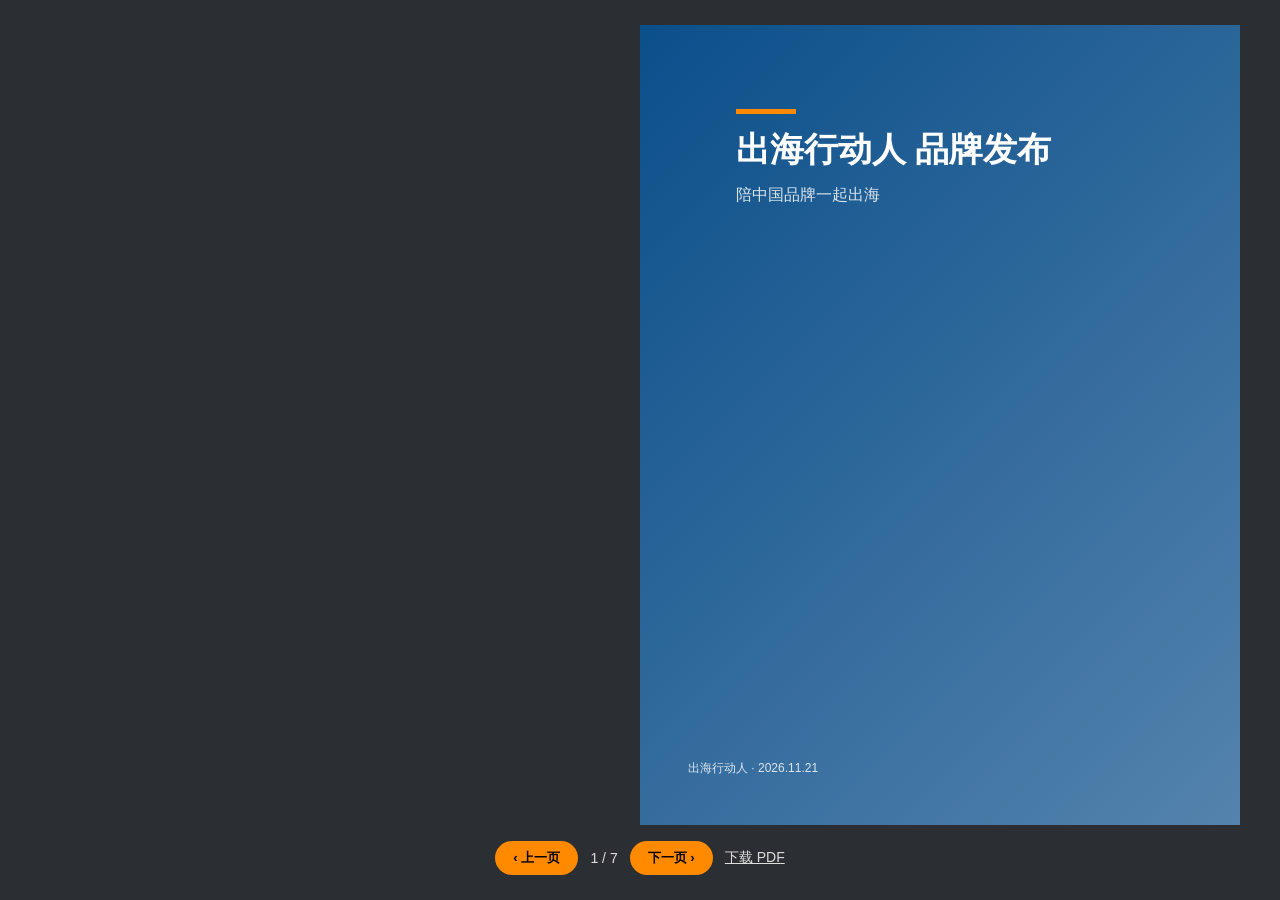
<file: files/06_审核与归档/待内审/CHXDR_ALB_出海行动人品牌发布_HTML-7页_v01_20261121_审核/index.html>
<!DOCTYPE html><html lang="zh-CN"><head><meta charset="utf-8"><meta name="viewport" content="width=device-width,initial-scale=1">
<title>出海行动人 品牌发布</title><style>/* 由 品牌资产工作台 从 01_品牌基础/色彩系统/CHXDR_CLR_设计令牌_全量_v01_20261121.json 自动导出 · 2026-11-21 22:50:29 · 请勿手改，改令牌 JSON */
:root {
  --brand-primary: #0B4F8A;
  --brand-primary-light: #DCE6EE;
  --brand-accent: #FF8A00;
  --brand-neutral-900: #101A23;
  --brand-neutral-600: #576B82;
  --brand-neutral-200: #CFD7E1;
  --brand-background: #F0F3F5;
  --brand-white: #FFFFFF;
  --brand-chart-1: #0B4F8A;
  --brand-chart-2: #FF8A00;
  --brand-chart-3: #6C95B8;
  --brand-chart-4: #FFB866;
  --brand-chart-5: #073760;
  --brand-gradient-cover: linear-gradient(135deg, #0B4F8A, #5483AD);
  --brand-font-heading: "Noto Sans CJK SC", "Noto Sans CJK SC", "PingFang SC", "Microsoft YaHei", sans-serif;
  --brand-font-body: "Noto Sans CJK SC", "Noto Sans CJK SC", "PingFang SC", "Microsoft YaHei", sans-serif;
  --brand-space-1: 8px;
  --brand-space-2: 16px;
  --brand-space-3: 24px;
  --brand-space-4: 32px;
  --brand-space-6: 48px;
  --brand-space-8: 64px;
  --brand-radius: 12px;
  --brand-line-height: 1.6;
}

*{box-sizing:border-box;margin:0;padding:0}body{font-family:var(--brand-font-body);background:#2b2f33;min-height:100vh;display:flex;flex-direction:column;align-items:center;justify-content:center;gap:16px;padding:16px}
#book{margin:0 auto}.page{background:var(--brand-background);padding:7% 8%;overflow:hidden;position:relative}
.cover{background:var(--brand-gradient-cover);color:#fff;display:flex;flex-direction:column;justify-content:center}
.cover h1{font-family:var(--brand-font-heading);font-size:34px;line-height:1.25;margin:14px 0;word-break:keep-all}h1,h2{word-break:keep-all}.bar{width:60px;height:5px;background:var(--brand-accent)}
.cover p{color:var(--brand-primary-light)}.brand{position:absolute;left:8%;bottom:6%;font-size:12px;color:var(--brand-primary-light)}
.no{font-size:44px;font-weight:700;color:var(--brand-accent)}h2{color:var(--brand-primary);font-size:24px;margin:6px 0 14px}
li{margin:8px 0 0 1.1em;font-size:14px;line-height:1.6;color:var(--brand-neutral-600)}
.ph{display:flex;width:100%;margin-top:16px;height:36%;border-radius:var(--brand-radius,10px);background:repeating-linear-gradient(45deg,var(--brand-primary-light),var(--brand-primary-light) 12px,#fff 12px,#fff 24px);align-items:center;justify-content:center;color:var(--brand-primary);font-size:12px}
.pg{position:absolute;bottom:4%;right:8%;font-size:12px;color:var(--brand-neutral-600)}.end{background:var(--brand-primary);color:#fff;display:flex;flex-direction:column;align-items:center;justify-content:center}
.ctl{display:flex;gap:12px;align-items:center;color:#ddd;font-size:14px}button{border:0;border-radius:20px;padding:8px 18px;background:var(--brand-accent);font-weight:700;cursor:pointer}
</style></head><body><div id="book"><div class="page cover"><div class="bar"></div><h1>出海行动人 品牌发布</h1><p>陪中国品牌一起出海</p><div class="brand">出海行动人 · 2026.11.21</div></div><div class="page"><div class="no">01</div><h2>我们是谁</h2><ul><li>出海行动人：围绕「出海行动人 品牌发布」，陪伴企业完成从 0 到 1 的落地</li><li>一支懂市场、懂内容、懂工具的小而精团队</li><li>用可复制的方法，降低试错成本</li></ul><div class="ph">图片占位 · 上传产品图后自动替换</div><div class="pg">2</div></div><div class="page"><div class="no">02</div><h2>为什么是现在</h2><ul><li>市场窗口：需求在变化，先行者正在拿走红利</li><li>痛点：信息分散、经验不足、执行慢、成本高</li><li>机会：用 AI 与标准化流程，把复杂的事做简单</li></ul><div class="ph">图片占位 · 上传产品图后自动替换</div><div class="pg">3</div></div><div class="page"><div class="no">03</div><h2>核心服务</h2><ul><li>策略咨询：定位、市场选择、渠道规划</li><li>内容与品牌：本地化物料、社媒运营、广告素材</li><li>工具与自动化：模板、工作流、数据看板</li></ul><div class="ph">图片占位 · 上传产品图后自动替换</div><div class="pg">4</div></div><div class="page"><div class="no">04</div><h2>方法与案例</h2><ul><li>四步法：诊断 → 方案 → 执行 → 复盘</li><li>样板案例：用真实数据说明效果（待补充）</li><li>交付标准：每一步都有清单与验收</li></ul><div class="ph">图片占位 · 上传产品图后自动替换</div><div class="pg">5</div></div><div class="page"><div class="no">05</div><h2>合作方式</h2><ul><li>项目制 / 陪跑制 / 联合共创，灵活选择</li><li>首次沟通免费评估</li><li>期待与您一起把「出海行动人 品牌发布」做成标杆</li></ul><div class="ph">图片占位 · 上传产品图后自动替换</div><div class="pg">6</div></div><div class="page end"><div class="bar"></div><h2 style="color:#fff">谢谢翻阅</h2><p>出海行动人</p></div></div>
<div class="ctl"><button onclick="pf.flipPrev()">‹ 上一页</button><span id="ind"></span><button onclick="pf.flipNext()">下一页 ›</button><a href="画册.pdf" style="color:#ddd">下载 PDF</a></div>
<script src="page-flip.browser.js"></script><script>
const pf=new St.PageFlip(document.getElementById('book'),{width:420,height:560,size:'stretch',minWidth:260,maxWidth:600,minHeight:350,maxHeight:800,showCover:true,maxShadowOpacity:.5,mobileScrollSupport:false});
pf.loadFromHTML(document.querySelectorAll('.page'));const ind=document.getElementById('ind');const upd=()=>ind.textContent=(pf.getCurrentPageIndex()+1)+' / '+pf.getPageCount();pf.on('flip',upd);upd();
document.addEventListener('keydown',e=>{if(e.key==='ArrowRight')pf.flipNext();if(e.key==='ArrowLeft')pf.flipPrev()});
</script></body></html>
</file>
<file: style.css>
:root{--p:var(--brand-primary,#0B4F8A);--a:var(--brand-accent,#FF8A00);--bg:#f4f6f8;--line:#e3e7ec;--tx:#1e2328;--mu:#6b7480}
*{box-sizing:border-box}body{margin:0;font-family:"Noto Sans CJK SC","PingFang SC","Microsoft YaHei",sans-serif;background:var(--bg);color:var(--tx);font-size:14px}
header{display:flex;align-items:center;gap:24px;background:var(--p);color:#fff;padding:0 24px;height:56px;position:sticky;top:0;z-index:5}
.logo{font-weight:700;font-size:17px}nav{display:flex;gap:4px;flex:1}nav a{color:#ffffffcc;text-decoration:none;padding:8px 14px;border-radius:8px}
nav a.on,nav a:hover{background:#ffffff26;color:#fff}.brandsel select{padding:4px 8px;border-radius:6px;border:0}
.badge{background:var(--a);color:#111;border-radius:10px;padding:0 7px;font-size:12px;margin-left:4px}.badge:empty{display:none}
.warnbar{background:#fff4e0;color:#8a5300;padding:8px 24px;border-bottom:1px solid #f3d9a8}.hidden{display:none!important}
main{padding:20px 24px;max-width:1500px;margin:0 auto}.tab{display:none}.tab.on{display:block}
.panel{background:#fff;border:1px solid var(--line);border-radius:12px;padding:16px 18px;margin-bottom:16px}.panel h3{margin:0 0 12px;font-size:15px;color:var(--p)}h4{margin:14px 0 6px;font-size:13px}
.grid2{display:grid;grid-template-columns:1fr 1fr;gap:16px}@media(max-width:1000px){.grid2{grid-template-columns:1fr}}
.cards{display:grid;grid-template-columns:repeat(5,1fr);gap:14px;margin-bottom:16px}.card{background:#fff;border:1px solid var(--line);border-radius:12px;padding:16px;border-top:4px solid var(--p)}
.card .n{font-size:30px;font-weight:700;color:var(--p)}.card .l{color:var(--mu)}.card.acc{border-top-color:var(--a)}
.bar{display:flex;align-items:center;gap:8px;margin:5px 0}.bar span{width:80px;color:var(--mu)}.bar i{height:14px;background:var(--p);border-radius:7px;display:block;min-width:4px}.bar b{font-weight:600}
.li{display:flex;gap:10px;align-items:center;padding:7px 0;border-bottom:1px dashed var(--line);font-size:13px}.li:last-child{border:0}.li .t{color:var(--mu);white-space:nowrap}
.tag{display:inline-block;padding:1px 8px;border-radius:10px;font-size:12px;background:#eef2f6;color:#445}.tag.待审核{background:#fff1d6;color:#8a5300}.tag.已定稿{background:#dcf5e6;color:#11643a}.tag.已退回{background:#fde2e2;color:#9b1c1c}
.chips{display:flex;flex-wrap:wrap;gap:6px;margin:6px 0}.chip{padding:5px 12px;border:1px solid var(--line);border-radius:16px;background:#fff;cursor:pointer;user-select:none}.chip.on{background:var(--p);color:#fff;border-color:var(--p)}
.row{display:flex;gap:12px;align-items:center;flex-wrap:wrap;margin:8px 0}input,select,textarea{font:inherit;padding:6px 9px;border:1px solid var(--line);border-radius:7px}
label{display:flex;flex-direction:column;gap:4px;color:#445}label.chk{flex-direction:row;align-items:center;gap:6px}
.form1{display:flex;flex-direction:column;gap:10px}.form2{display:grid;grid-template-columns:1fr 1fr;gap:8px}
button{font:inherit;padding:7px 16px;border-radius:8px;border:1px solid var(--p);background:#fff;color:var(--p);cursor:pointer}button.primary{background:var(--p);color:#fff}button.big{font-size:16px;padding:11px}button.ok{background:#16a34a;border-color:#16a34a;color:#fff}button.no{border-color:#dc2626;color:#dc2626}
.agrid{display:grid;grid-template-columns:repeat(auto-fill,minmax(220px,1fr));gap:14px}.asset{background:#fff;border:1px solid var(--line);border-radius:10px;overflow:hidden;cursor:pointer}
.asset .th{height:140px;background:#eef1f4;display:flex;align-items:center;justify-content:center;overflow:hidden;font-size:34px;color:#99a}.asset .th img{width:100%;height:100%;object-fit:contain}
.asset .meta{padding:8px 10px;font-size:12px}.asset .nm{font-weight:600;word-break:break-all;font-size:12.5px;max-height:3em;overflow:hidden}.muted{color:var(--mu)}
.swatches{display:flex;flex-wrap:wrap;gap:8px}.sw{width:96px;border-radius:8px;overflow:hidden;border:1px solid var(--line);font-size:11px}.sw div{height:52px}.sw p{margin:0;padding:4px 6px}
.coloredit{display:grid;grid-template-columns:repeat(4,1fr);gap:6px}.coloredit label{font-size:12px}
.drop{border:2px dashed var(--line);border-radius:10px;padding:26px;text-align:center;color:var(--mu);cursor:pointer;margin-top:8px}.drop.over{border-color:var(--p);background:#f0f6ff}
.upl{display:flex;flex-direction:column;gap:8px}.hint{font-size:12px;color:var(--mu)}pre{background:#f6f8fa;padding:10px;border-radius:8px;max-height:260px;overflow:auto;font-size:12px;white-space:pre-wrap}
.rev{display:grid;grid-template-columns:300px 1fr;gap:16px;background:#fff;border:1px solid var(--line);border-radius:12px;padding:14px;margin-bottom:12px}
.rev .pv{background:#eef1f4;border-radius:8px;min-height:170px;display:flex;align-items:center;justify-content:center;overflow:hidden}.rev .pv img{max-width:100%;max-height:300px}.rev .pv iframe{width:100%;height:300px;border:0}
.rev .pv pre{margin:0;max-height:300px;width:100%;background:#fff}.thumbs{display:flex;gap:6px;flex-wrap:wrap}.thumbs img{height:88px;border:1px solid var(--line);border-radius:4px}
.rev .act{display:flex;gap:8px;align-items:center;margin-top:10px}.rev .act input{flex:1}
.modal{position:fixed;inset:0;background:#0008;z-index:20;display:flex;align-items:center;justify-content:center}.mbox{background:#fff;border-radius:12px;width:min(1200px,94vw);max-height:92vh;overflow:auto;padding:18px;position:relative}
.close{position:absolute;right:12px;top:8px;border:0;font-size:24px}.mbox iframe{width:100%;height:76vh;border:0}.mbox .thumbs img{height:150px}
.res{border:1px solid var(--line);border-radius:8px;padding:8px;margin:6px 0;display:flex;gap:10px;align-items:center}.res img{height:60px;border-radius:4px}

.staticbar{background:#e8f1fb;color:#0b3d6b;padding:8px 16px;font-size:13px;border-bottom:1px solid #cfe0f3}
button:disabled{opacity:.55;cursor:not-allowed}
@media(max-width:760px){
  header{flex-wrap:wrap;height:auto;padding:10px 12px;gap:8px}
  .logo{font-size:15px}
  nav{order:3;flex:0 0 100%;width:100%;overflow-x:auto;flex-wrap:nowrap;-webkit-overflow-scrolling:touch}
  nav a{white-space:nowrap;padding:7px 10px}
  .brandsel{margin-left:auto;font-size:12px}.brandsel select{max-width:150px}
  main{padding:12px}
  .cards{grid-template-columns:repeat(2,1fr);gap:10px}.card .n{font-size:24px}
  .grid2{grid-template-columns:1fr}
  .form2,.coloredit{grid-template-columns:1fr 1fr}
  .agrid{grid-template-columns:repeat(2,1fr);gap:10px}.asset .th{height:110px}
  .rev{grid-template-columns:1fr;padding:10px}
  .rev .pv iframe{height:420px}
  .mbox{width:100vw;max-height:100vh;height:100vh;border-radius:0;padding:12px}
  .mbox iframe{height:80vh}
  .bar span{width:70px;font-size:12px}
  .li{flex-wrap:wrap}
  .warnbar,.staticbar{padding:8px 12px}
  .row input{max-width:100%}
}
</file>
<file: data/tokens_CHXDR.css>
/* 由 品牌资产工作台 从 01_品牌基础/色彩系统/CHXDR_CLR_设计令牌_全量_v01_20261121.json 自动导出 · 2026-11-21 23:04:12 · 请勿手改，改令牌 JSON */
:root {
  --brand-primary: #0B4F8A;
  --brand-primary-light: #DCE6EE;
  --brand-accent: #FF8A00;
  --brand-neutral-900: #101A23;
  --brand-neutral-600: #576B82;
  --brand-neutral-200: #CFD7E1;
  --brand-background: #F0F3F5;
  --brand-white: #FFFFFF;
  --brand-chart-1: #0B4F8A;
  --brand-chart-2: #FF8A00;
  --brand-chart-3: #6C95B8;
  --brand-chart-4: #FFB866;
  --brand-chart-5: #073760;
  --brand-gradient-cover: linear-gradient(135deg, #0B4F8A, #5483AD);
  --brand-font-heading: "Noto Sans CJK SC", "Noto Sans CJK SC", "PingFang SC", "Microsoft YaHei", sans-serif;
  --brand-font-body: "Noto Sans CJK SC", "Noto Sans CJK SC", "PingFang SC", "Microsoft YaHei", sans-serif;
  --brand-space-1: 8px;
  --brand-space-2: 16px;
  --brand-space-3: 24px;
  --brand-space-4: 32px;
  --brand-space-6: 48px;
  --brand-space-8: 64px;
  --brand-radius: 12px;
  --brand-line-height: 1.6;
}
</file>
